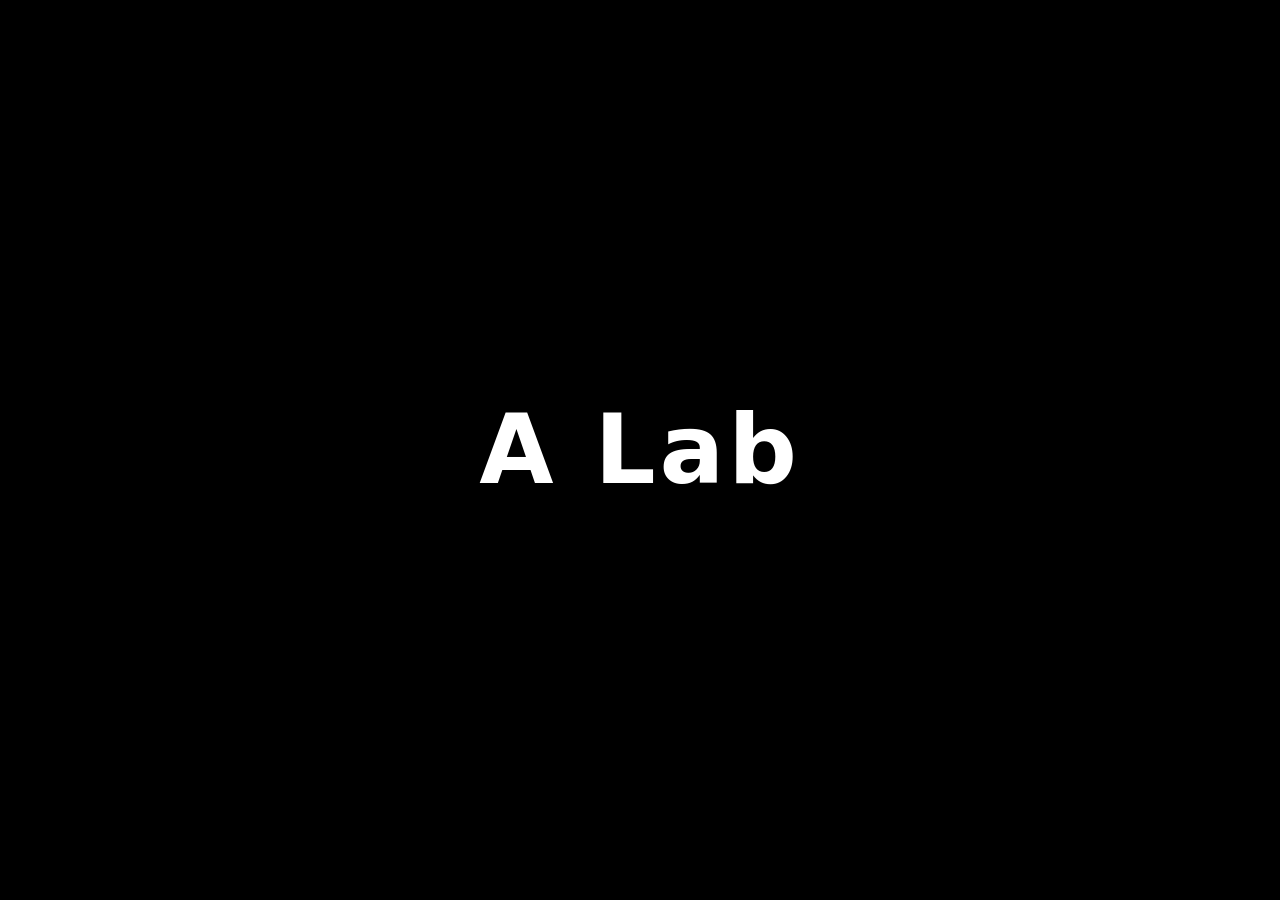
<file: index.html>
<!DOCTYPE html>
<html lang="en">
<head>
<meta charset="UTF-8">
<meta name="viewport" content="width=device-width, initial-scale=1.0">
<title>A Lab</title>
<style>
  html,body{margin:0;height:100%;overflow:hidden;background:#bfe3f2;font-family:system-ui,sans-serif}
  #stage{position:fixed;inset:0;display:flex;align-items:center;justify-content:center;
    background:linear-gradient(#9fd3ea,#dff2f8)}
  #scene{width:100%;height:100%;transition:transform 1.8s cubic-bezier(.6,0,.9,.4);transform-origin:36.7% 71.4%}
  #scene.zoom{transform:scale(14)}
  #door{cursor:pointer}
  #door .glass{transition:fill .25s}
  #door:hover .glass,#door:focus .glass{fill:#bff4ff}
  #door:focus{outline:none}
  #hint{animation:pulse 1.6s ease-in-out infinite;pointer-events:none}
  @keyframes pulse{50%{opacity:.35}}
  .leg{transform-box:fill-box;transform-origin:50% 0;animation:swing .7s ease-in-out infinite alternate}
  .leg.b{animation-direction:alternate-reverse}
  @keyframes swing{from{transform:rotate(-22deg)}to{transform:rotate(22deg)}}
  .cloud{animation:drift 60s linear infinite}
  @keyframes drift{from{transform:translateX(-300px)}to{transform:translateX(1500px)}}
  #fade{position:fixed;inset:0;background:#fff;opacity:0;pointer-events:none;transition:opacity .9s ease-in}
  #fade.on{opacity:1;transition-delay:1.1s}
  #titleX{position:fixed;top:14px;left:0;right:0;text-align:center;color:#2a5a6e;letter-spacing:.3em;
    font-weight:600;font-size:14px;transition:opacity .4s;pointer-events:none}
  

  #m-scene{display:none;width:100%;height:100%;transition:transform 1.8s cubic-bezier(.6,0,.9,.4);transform-origin:50% 62%}
  #m-scene.zoom{transform:scale(10)}
  #mdoor{cursor:pointer}
  #mdoor:focus{outline:none}
  @media (max-width:700px){#scene{display:none}#m-scene{display:block}}
  #intro{position:fixed;inset:0;background:#000;z-index:10;display:flex;align-items:center;justify-content:center;
    transition:opacity 1.2s ease;cursor:pointer}
  #intro.out{opacity:0;pointer-events:none}
  #logo{color:#fff;font-size:clamp(40px,11vw,96px);font-weight:700;letter-spacing:.04em;display:flex;white-space:pre;
    filter:blur(22px);opacity:0;transition:filter 2s ease,opacity 2s ease}
  #logo.clear{filter:blur(0);opacity:1}
  #logo .nang{display:inline-block;overflow:hidden;max-width:0;opacity:0;color:#6c7cff;
    transition:max-width 1.1s ease,opacity 1.1s ease}
  #logo.full .nang{max-width:2.6em;opacity:1}

  .bird{animation:fly 26s linear infinite}
  @keyframes fly{from{transform:translate(-200px,0)}to{transform:translate(1500px,-30px)}}
  .wing{transform-box:fill-box;transform-origin:50% 100%;animation:flap .45s ease-in-out infinite alternate}
  @keyframes flap{from{transform:scaleY(1)}to{transform:scaleY(-.6)}}
  .flag{transform-box:fill-box;transform-origin:0 50%;animation:wave 1.4s ease-in-out infinite alternate}
  @keyframes wave{from{transform:skewY(-6deg) scaleX(1)}to{transform:skewY(6deg) scaleX(.85)}}
  .lamp{animation:glow 3s ease-in-out infinite alternate}
  @keyframes glow{from{opacity:.55}to{opacity:1}}
  .hint{animation:pulse 1.6s ease-in-out infinite;pointer-events:none;transition:opacity .2s}
  .panel{transform-box:fill-box;transition:transform .8s cubic-bezier(.5,0,.2,1)}
  .panel.l{transform-origin:0 50%}.panel.r{transform-origin:100% 50%}
  .opening .panel{transform:scaleX(.05)}
  .opening .hint{opacity:0;animation:none}
  #door .glass,#mdoor .glass{transition:fill .25s}
  #banner{position:fixed;top:clamp(14px,4vh,40px);left:0;right:0;text-align:center;pointer-events:none;z-index:3;color:#1f4f66;
    opacity:0;transform:translateY(-10px);transition:opacity .9s ease .3s,transform .9s ease .3s}
  #banner.show{opacity:1;transform:none}
  #banner b{display:block;font-size:clamp(26px,5vw,44px);letter-spacing:.3em;margin-right:-.3em;font-weight:800;
    background:linear-gradient(90deg,#0f6f80,#168a9b 50%,#d9692f);-webkit-background-clip:text;background-clip:text;color:transparent}
  #banner{padding:0 14px}
  #banner small{display:block;margin-top:4px;font-size:clamp(10px,1.6vw,13px);letter-spacing:.16em;text-transform:uppercase;font-weight:600;color:#2f5f78}
  .going #banner{opacity:0;transition-delay:0s;transition-duration:.4s}
</style>
</head>
<body>
<div id="banner"><b>A LAB</b><small>Anang&#8217;s innovations &middot; step through the door</small></div>
<div id="stage">
  <svg id="scene" style="overflow:visible" viewBox="0 0 1200 700" preserveAspectRatio="xMidYMid meet" aria-label="Low poly building">
    <!-- sky clouds -->
    <g fill="#fff" opacity=".8">
      <g class="cloud"><polygon points="100,90 140,60 190,70 230,90 190,105 140,105"/></g>
      <g class="cloud" style="animation-delay:-30s"><polygon points="500,60 540,38 590,48 625,64 585,78 535,78"/></g>
    </g>
    <g fill="#fff" opacity=".7">
      <g class="cloud" style="animation-delay:-12s"><polygon points="800,120 835,98 880,106 910,122 872,136 830,136"/></g>
      <g class="cloud" style="animation-delay:-45s"><polygon points="300,30 335,12 380,20 410,34 372,46 330,46"/></g>
      <g class="cloud" style="animation-delay:-22s"><polygon points="950,40 980,24 1020,30 1048,44 1012,54 975,54"/></g>
    </g>
    <!-- hills -->
    <polygon points="-1500,560 -1500,400 -900,330 -500,420 -100,300 250,400 600,350 1000,290 1400,390 1800,320 2200,400 2700,350 2700,560" fill="#b3d9d0"/>
    <polygon points="-100,300 250,400 100,560 -300,560" fill="#a2cdc3"/>
    <polygon points="1000,290 1400,390 1300,560 900,560" fill="#a2cdc3"/>
    <polygon points="-1500,560 -1500,470 -1000,430 -600,490 -200,440 100,500 450,460 800,420 1150,480 1500,430 1900,490 2300,440 2700,480 2700,560" fill="#8fc3a8"/>
    <polygon points="-200,440 100,500 0,560 -300,560" fill="#7fb799"/>
    <polygon points="1150,480 1500,430 1600,560 1250,560" fill="#7fb799"/>
    <!-- birds -->
    <g class="bird" style="animation-delay:-3s" fill="#4a5f6e"><g class="wing"><polygon points="0,100 -9,92 -16,100 -8,98"/><polygon points="0,100 9,92 16,100 8,98"/></g></g>
    <g class="bird" style="animation-delay:-5s;animation-duration:32s" fill="#4a5f6e"><g class="wing"><polygon points="40,150 31,142 24,150 32,148"/><polygon points="40,150 49,142 56,150 48,148"/></g></g>
    <g class="bird" style="animation-delay:-14s;animation-duration:29s" fill="#4a5f6e"><g class="wing"><polygon points="0,60 -9,52 -16,60 -8,58"/><polygon points="0,60 9,52 16,60 8,58"/></g></g>
    <!-- left tower -->
    <polygon points="150,150 330,120 330,560 150,560" fill="#f4f6f8"/>
    <polygon points="150,150 240,135 240,560 150,560" fill="#e3e8ec"/>
    <!-- blue glass curved tower -->
    <polygon points="185,260 245,240 245,560 185,560" fill="#4ea8d4"/>
    <polygon points="245,240 305,260 305,560 245,560" fill="#2f86b8"/>
    <polygon points="185,260 245,240 215,400" fill="#7cc4e6"/>
    <polygon points="245,240 305,260 275,400" fill="#5ab2dc"/>
    <polygon points="215,400 275,400 245,560" fill="#3d97c8" opacity=".6"/>
    <!-- red panel -->
    <polygon points="330,160 440,150 440,330 330,330" fill="#e2503f"/>
    <polygon points="330,160 385,155 330,330" fill="#f26d5a"/>
    <polygon points="385,155 440,150 440,330" fill="#c63b2d"/>
    <!-- central white mass -->
    <polygon points="330,200 640,190 640,560 330,560" fill="#f7f8fa"/>
    <polygon points="440,150 640,190 440,330" fill="#dfe5ea"/>
    <polygon points="440,330 640,190 640,330" fill="#eef1f4"/>
    <!-- upper glass strip -->
    <polygon points="450,340 630,340 630,390 450,390" fill="#6fbbe0"/>
    <polygon points="450,340 540,340 495,390 450,390" fill="#9ad4ee"/>
    <!-- right wing -->
    <polygon points="640,190 1050,160 1050,560 640,560" fill="#f1f3f6"/>
    <!-- wood/orange band -->
    <polygon points="640,190 1050,120 1050,230 640,250" fill="#d9794a"/>
    <polygon points="640,190 780,166 700,250 640,250" fill="#f09560"/>
    <polygon points="780,166 920,142 860,240 700,250" fill="#b8613a"/>
    <polygon points="920,142 1050,120 1050,230 860,240" fill="#e68a56"/>
    <polygon points="640,250 1050,230 1050,262 640,280" fill="#7d8a96"/>
    <!-- angular blue windows -->
    <g>
      <polygon points="670,300 760,285 760,420 670,420" fill="#3f9ccb"/>
      <polygon points="670,300 760,285 670,420" fill="#7ac3e6"/>
      <polygon points="790,285 880,300 880,420 790,420" fill="#2f86b8"/>
      <polygon points="790,285 880,300 790,420" fill="#5ab2dc"/>
      <polygon points="910,300 1010,285 1010,420 910,420" fill="#3f9ccb"/>
      <polygon points="910,300 1010,285 910,420" fill="#7ac3e6"/>
    </g>
    <!-- wall sign -->
    <g>
      <polygon points="690,448 860,448 872,460 872,502 860,514 690,514 678,502 678,460" fill="#1f8fb5"/>
      <polygon points="690,448 860,448 872,460 790,514 678,502 678,460" fill="#2aa7c9"/>
      <polygon points="678,460 690,448 705,448 678,478" fill="#6fe0ea" opacity=".7"/>
      <polygon points="704,466 718,458 732,466 718,474" fill="#f09560"/>
      <polygon points="704,466 718,474 718,486 704,478" fill="#e2503f"/>
      <polygon points="732,466 718,474 718,486 732,478" fill="#b8613a"/>
      <text x="744" y="482" font-size="28" font-weight="800" fill="#fff" letter-spacing="3" font-family="system-ui,sans-serif">A LAB</text>
      <text x="744" y="503" font-size="11" font-weight="600" fill="#d9f6fb" letter-spacing="2" font-family="system-ui,sans-serif">BY ANANG</text>
    </g>
    <!-- side entrance (dark) -->
    <polygon points="900,440 985,440 985,560 900,560" fill="#3a4651"/>
    <polygon points="900,440 942,440 900,560" fill="#4d5b68"/>
    <!-- canopy + columns -->
    <polygon points="260,395 570,395 610,425 220,425" fill="#27b8c9"/>
    <polygon points="260,395 570,395 540,405 290,405" fill="#6fe0ea"/>
    <polygon points="220,425 610,425 610,436 220,436" fill="#168a9b"/>
    <polygon points="318,436 332,436 332,560 318,560" fill="#1ea0b2"/>
    <polygon points="540,436 554,436 554,560 540,560" fill="#168a9b"/>
    <!-- door (clickable) -->
    <g id="door" tabindex="0" role="button" aria-label="Enter the building">
<polygon points="372,445 508,445 508,560 372,560" fill="#2c3e4a"/>
<polygon points="380,452 500,452 500,560 380,560" fill="#fff1cc"/>
<polygon points="410,475.76 470,475.76 470,538.4 410,538.4" fill="#f7dc9a"/>
<polygon points="380,452 410,475.76 410,538.4 380,560" fill="#f3d48a"/>
<polygon points="500,452 470,475.76 470,538.4 500,560" fill="#ecc878"/>
<polygon points="380,452 500,452 470,475.76 410,475.76" fill="#fff8e0"/>
<polygon points="380,560 500,560 470,538.4 410,538.4" fill="#e8c887"/>
<g class="panel l"><polygon points="380,452 436,452 436,560 380,560" fill="#8fdcee" class="glass"/><polygon points="380,452 436,452 380,516.8" fill="#fff" opacity=".35"/><rect x="430" y="495.2" width="4" height="21.6" fill="#2c3e4a"/></g>
<g class="panel r"><polygon points="444,452 500,452 500,560 444,560" fill="#8fdcee" class="glass"/><polygon points="444,452 500,452 444,516.8" fill="#fff" opacity=".35"/><rect x="446" y="495.2" width="4" height="21.6" fill="#2c3e4a"/></g>
<text id="hint" class="hint" x="440" y="436" text-anchor="middle" font-size="14" font-weight="700" fill="#fff" font-family="system-ui,sans-serif" style="pointer-events:none">&#9660; ENTER</text>
</g>
    <!-- ground -->
    <polygon points="-1500,560 2700,560 2700,640 -1500,640" fill="#e9dfcf"/>
    <polygon points="-1500,560 600,560 400,640 -1500,640" fill="#f2eadc"/>
    <polygon points="-1500,640 2700,640 2700,1200 -1500,1200" fill="#4b5560"/>
    <polygon points="-1500,640 2700,640 2700,648 -1500,648" fill="#fff"/>
    <polygon points="-1500,640 500,640 300,700 -1500,700" fill="#59646f"/>
    <!-- bushes -->
    <polygon points="250,560 275,540 305,545 312,560" fill="#3e9d5a"/>
    <polygon points="580,560 605,542 640,548 650,560" fill="#2f8a4b"/>
    <g id="decor">
      <!-- flagpole -->
      <polygon points="1118,330 1122,330 1122,562 1118,562" fill="#8a96a0"/>
      <polygon class="flag" points="1122,334 1168,342 1122,360" fill="#e2503f"/>
      <polygon class="flag" points="1122,360 1168,342 1168,352 1122,368" fill="#f4f6f8" style="animation-delay:-.4s"/>
      <!-- bench -->
      <polygon points="760,572 820,572 820,578 760,578" fill="#b8764a"/>
      <polygon points="760,560 820,560 820,568 760,568" fill="#d9915f"/>
      <polygon points="764,578 768,578 768,588 764,588" fill="#4a5560"/><polygon points="812,578 816,578 816,588 812,588" fill="#4a5560"/>
      <!-- lamp posts -->
      <g><polygon points="94,430 98,430 98,572 94,572" fill="#4a5560"/><polygon points="84,424 108,424 102,436 90,436" fill="#4a5560"/><polygon class="lamp" points="88,436 104,436 100,446 92,446" fill="#ffe9a0"/></g>
      <g><polygon points="654,440 658,440 658,574 654,574" fill="#4a5560"/><polygon points="644,434 668,434 662,446 650,446" fill="#4a5560"/><polygon class="lamp" points="648,446 664,446 660,456 652,456" fill="#ffe9a0"/></g>
      <g><polygon points="1038,440 1042,440 1042,574 1038,574" fill="#4a5560"/><polygon points="1028,434 1052,434 1046,446 1034,446" fill="#4a5560"/><polygon class="lamp" points="1032,446 1048,446 1044,456 1036,456" fill="#ffe9a0"/></g>
    </g>
    <g id="npcs"></g>
  </svg>
  <svg id="m-scene" viewBox="0 0 400 700" preserveAspectRatio="xMidYMid slice" aria-label="Low poly door">
    <polygon points="0,0 400,0 400,700 0,700" fill="#f4f6f8"/>
    <polygon points="0,0 160,0 0,300" fill="#e3e8ec"/>
    <polygon points="400,0 400,380 240,0" fill="#eaeef2"/>
    <polygon points="0,150 400,150 400,230 0,230" fill="#6fbbe0"/>
    <polygon points="0,150 200,150 120,230 0,230" fill="#9ad4ee"/>
    <polygon points="0,260 400,260 440,300 -40,300" fill="#27b8c9"/>
    <polygon points="0,260 400,260 330,275 70,275" fill="#6fe0ea"/>
    <polygon points="-40,300 440,300 440,314 -40,314" fill="#168a9b"/>
    <polygon points="30,314 52,314 52,540 30,540" fill="#1ea0b2"/>
    <polygon points="348,314 370,314 370,540 348,540" fill="#168a9b"/>
    <g id="mdoor" tabindex="0" role="button" aria-label="Enter the building">
<polygon points="100,330 300,330 300,540 100,540" fill="#2c3e4a"/>
<polygon points="112,342 288,342 288,540 112,540" fill="#fff1cc"/>
<polygon points="156,385.56 244,385.56 244,500.4 156,500.4" fill="#f7dc9a"/>
<polygon points="112,342 156,385.56 156,500.4 112,540" fill="#f3d48a"/>
<polygon points="288,342 244,385.56 244,500.4 288,540" fill="#ecc878"/>
<polygon points="112,342 288,342 244,385.56 156,385.56" fill="#fff8e0"/>
<polygon points="112,540 288,540 244,500.4 156,500.4" fill="#e8c887"/>
<g class="panel l"><polygon points="112,342 196,342 196,540 112,540" fill="#8fdcee" class="glass"/><polygon points="112,342 196,342 112,460.8" fill="#fff" opacity=".35"/><rect x="190" y="421.2" width="4" height="39.6" fill="#2c3e4a"/></g>
<g class="panel r"><polygon points="204,342 288,342 288,540 204,540" fill="#8fdcee" class="glass"/><polygon points="204,342 288,342 204,460.8" fill="#fff" opacity=".35"/><rect x="206" y="421.2" width="4" height="39.6" fill="#2c3e4a"/></g>
<text class="hint" x="200" y="318" text-anchor="middle" font-size="18" font-weight="700" fill="#fff" font-family="system-ui,sans-serif" style="pointer-events:none">&#9660; ENTER</text>
</g>
    <polygon points="-40,540 440,540 440,700 -40,700" fill="#e9dfcf"/>
    <polygon points="-40,540 260,540 140,700 -40,700" fill="#f2eadc"/>
    <polygon points="0,540 60,515 110,540" fill="#3e9d5a"/><polygon points="300,540 350,512 400,540" fill="#2f8a4b"/>
  </svg>
</div>
<div id="intro"><div id="logo"><span>A</span><span class="nang">nang</span><span> Lab</span></div></div>
<div id="fade"></div>
<script>
(function(){
  var NS='http://www.w3.org/2000/svg', npcs=document.getElementById('npcs'), students=[];
  var shirts=['#e2503f','#3f9ccb','#f2c14e','#7bc47f','#9b72cf','#f08a4b'];
  var skins=['#f1c9a5','#d9a273','#a8744a','#8a5a38'];
  function poly(p,f){var e=document.createElementNS(NS,'polygon');e.setAttribute('points',p);e.setAttribute('fill',f);return e}
  function make(i){
    var g=document.createElementNS(NS,'g'), inner=document.createElementNS(NS,'g');
    var shirt=shirts[i%shirts.length], skin=skins[(i*3)%skins.length];
    var l1=document.createElementNS(NS,'g'),l2=document.createElementNS(NS,'g');
    l1.setAttribute('class','leg');l2.setAttribute('class','leg b');
    l1.appendChild(poly('-5,0 0,0 -1,22 -6,22','#2d3a66'));
    l2.appendChild(poly('0,0 5,0 6,22 1,22','#25305a'));
    var body=poly('-8,-26 8,-26 6,0 -6,0',shirt), shade=poly('0,-26 8,-26 6,0 0,0','rgba(0,0,0,.18)');
    var head=poly('-6,-40 0,-44 6,-40 6,-32 0,-28 -6,-32',skin);
    var hair=poly('-6,-40 0,-44 6,-40 0,-37','#3b2a20');
    [l1,l2,body,shade,head,hair].forEach(function(e){inner.appendChild(e)});
    g.appendChild(inner); npcs.appendChild(g);
    var y=582+Math.random()*50, dir=i%2?1:-1;
    return {g:g,inner:inner,y:y,x:Math.random()*1200,dir:dir,v:(.35+Math.random()*.5)}
  }

  // trees (low poly) and road vehicles
  var decor=document.getElementById('decor');
  function tree(x,sc,pine){
    var g=document.createElementNS(NS,'g');
    g.setAttribute('transform','translate('+x+' 560) scale('+sc+')');
    g.appendChild(poly('-6,0 6,0 5,-50 -5,-50','#7a5a40'));
    g.appendChild(poly('0,0 6,0 5,-50 0,-50','#6a4c35'));
    if(pine){
      [[-95,48,'#2f8a4b','#277a40'],[-65,40,'#38a05a','#2f8a4b'],[-38,30,'#43b068','#38a05a']].forEach(function(t){
        g.appendChild(poly((-t[1])+','+(t[0]+50)+' 0,'+(t[0]-34)+' 0,'+(t[0]+50),t[2]));
        g.appendChild(poly('0,'+(t[0]-34)+' '+t[1]+','+(t[0]+50)+' 0,'+(t[0]+50),t[3]));
      });
    }else{
      g.appendChild(poly('-34,-62 -22,-104 0,-120 0,-50','#4fb36c'));
      g.appendChild(poly('0,-120 24,-104 36,-62 0,-50','#3c9a58'));
      g.appendChild(poly('-34,-62 0,-50 0,-30 -26,-44','#3c9a58'));
      g.appendChild(poly('0,-50 36,-62 28,-44 0,-30','#2f8a4b'));
    }
    decor.insertBefore(g,decor.firstChild);
  }
  [[-420,1.5,1],[-300,1.2,0],[-230,1.6,1],[-110,1.1,0],[30,1.25,1],[1190,1.3,0],[1290,1.5,1],[1420,1.2,0],[1560,1.6,1]].forEach(function(t){tree(t[0],t[1],t[2])});

  function wheel(cx,cy,r){
    var g=document.createElementNS(NS,'g');
    g.appendChild(poly((cx-r)+','+(cy-r/2)+' '+(cx-r/2)+','+(cy-r)+' '+(cx+r/2)+','+(cy-r)+' '+(cx+r)+','+(cy-r/2)+' '+(cx+r)+','+(cy+r/2)+' '+(cx+r/2)+','+(cy+r)+' '+(cx-r/2)+','+(cy+r)+' '+(cx-r)+','+(cy+r/2),'#2b323a'));
    g.appendChild(poly((cx-r/3)+','+(cy-r/3)+' '+(cx+r/3)+','+(cy-r/3)+' '+(cx+r/3)+','+(cy+r/3)+' '+(cx-r/3)+','+(cy+r/3),'#9aa5ae'));
    return g;
  }
  function bus(){
    var g=document.createElementNS(NS,'g');
    g.appendChild(poly('0,0 150,0 156,12 156,40 0,40','#f2c14e'));
    g.appendChild(poly('0,0 150,0 156,12 0,12','#f7d77a'));
    g.appendChild(poly('0,26 156,26 156,40 0,40','#d9a53a'));
    for(var i=0;i<5;i++) g.appendChild(poly((8+i*26)+',6 '+(28+i*26)+',6 '+(28+i*26)+',22 '+(8+i*26)+',22','#7cc4e6'));
    g.appendChild(poly('138,6 152,10 152,22 138,22','#a8dcf2'));
    g.appendChild(wheel(32,42,9)); g.appendChild(wheel(120,42,9));
    return g;
  }
  function moto(){
    var g=document.createElementNS(NS,'g');
    g.appendChild(wheel(10,22,8)); g.appendChild(wheel(46,22,8));
    g.appendChild(poly('8,10 24,12 40,8 46,20 14,20','#e2503f'));
    g.appendChild(poly('24,12 40,8 46,20 30,18','#c63b2d'));
    g.appendChild(poly('22,2 30,2 31,12 20,12','#3f9ccb'));
    g.appendChild(poly('22,-8 29,-8 30,-2 22,-2','#f1c9a5'));
    return g;
  }
  var vehicles=[];
  function addVehicle(kind,y,dir,v,x){
    var g=document.createElementNS(NS,'g'); g.appendChild(kind==='bus'?bus():moto()); decor.appendChild(g);
    vehicles.push({g:g,y:y,dir:dir,v:v,x:x,w:kind==='bus'?156:56});
  }
  addVehicle('bus',652,1,1.5,100);
  addVehicle('moto',668,-1,2.6,900);
  addVehicle('moto',672,1,2.2,-300);
  addVehicle('bus',680,-1,1.2,1500);
  for(var i=0;i<9;i++) students.push(make(i));
  var last=performance.now();
  function tick(t){
    var dt=Math.min(40,t-last)/16; last=t;
    students.forEach(function(s){
      s.x+=s.dir*s.v*dt;
      if(s.x>1260) s.x=-60; if(s.x<-60) s.x=1260;
      var sc=.9+(s.y-580)/200;
      s.g.setAttribute('transform','translate('+s.x+' '+(s.y+10)+') scale('+(s.dir*sc)+' '+sc+')');
    });
    vehicles.forEach(function(c){
      c.x+=c.dir*c.v*dt;
      if(c.dir>0&&c.x>1500) c.x=-300; if(c.dir<0&&c.x<-300) c.x=1500;
      c.g.setAttribute('transform','translate('+(c.dir>0?c.x:c.x+c.w)+' '+c.y+') scale('+c.dir+' 1)');
    });
    requestAnimationFrame(tick);
  }
  requestAnimationFrame(tick);
  var going=false;
  // When the browser restores this page from its back/forward cache it is frozen in the
  // zoomed, faded-to-white state. Reset it so the building shows again.
  function resetScene(){
    going=false;
    document.body.classList.remove('going');
    ['scene','m-scene'].forEach(function(id){document.getElementById(id).classList.remove('zoom','opening')});
    document.getElementById('fade').classList.remove('on');
    document.getElementById('banner').classList.add('show');
  }
  window.addEventListener('pageshow',function(e){
    if(e.persisted||going){resetScene();var i=document.getElementById('intro');if(i)i.style.display='none'}
  });
  function enter(){
    if(going) return; going=true;
    document.body.classList.add('going');
    var mobile=window.matchMedia('(max-width:700px)').matches;
    var sc=document.getElementById(mobile?'m-scene':'scene');
    sc.classList.add('opening');                       // doors slide open
    setTimeout(function(){sc.classList.add('zoom');document.getElementById('fade').classList.add('on')},550);
    setTimeout(function(){location.href='magazine.html'},3000);
  }
  ['door','mdoor'].forEach(function(id){
    var d=document.getElementById(id);
    d.addEventListener('click',enter);
    d.addEventListener('keydown',function(e){if(e.key==='Enter'||e.key===' ')enter()});
  });
  // intro: blurry "A Lab" -> clear -> "Anang Lab" -> fade to the building
  var intro=document.getElementById('intro'), logo=document.getElementById('logo'), seen=false;
  try{seen=sessionStorage.getItem('introSeen')==='1'}catch(e){}
  var banner=document.getElementById('banner');
  function endIntro(){
    banner.classList.add('show');
    intro.classList.add('out');
    try{sessionStorage.setItem('introSeen','1')}catch(e){}
    setTimeout(function(){intro.style.display='none'},1300);
  }
  if(seen){intro.style.display='none';banner.classList.add('show')}
  else{
    setTimeout(function(){logo.classList.add('clear')},150);
    setTimeout(function(){logo.classList.add('full')},3000);
    setTimeout(endIntro,5200);
    intro.addEventListener('click',endIntro);
  }
})();
</script>
</body>
</html>
</file>
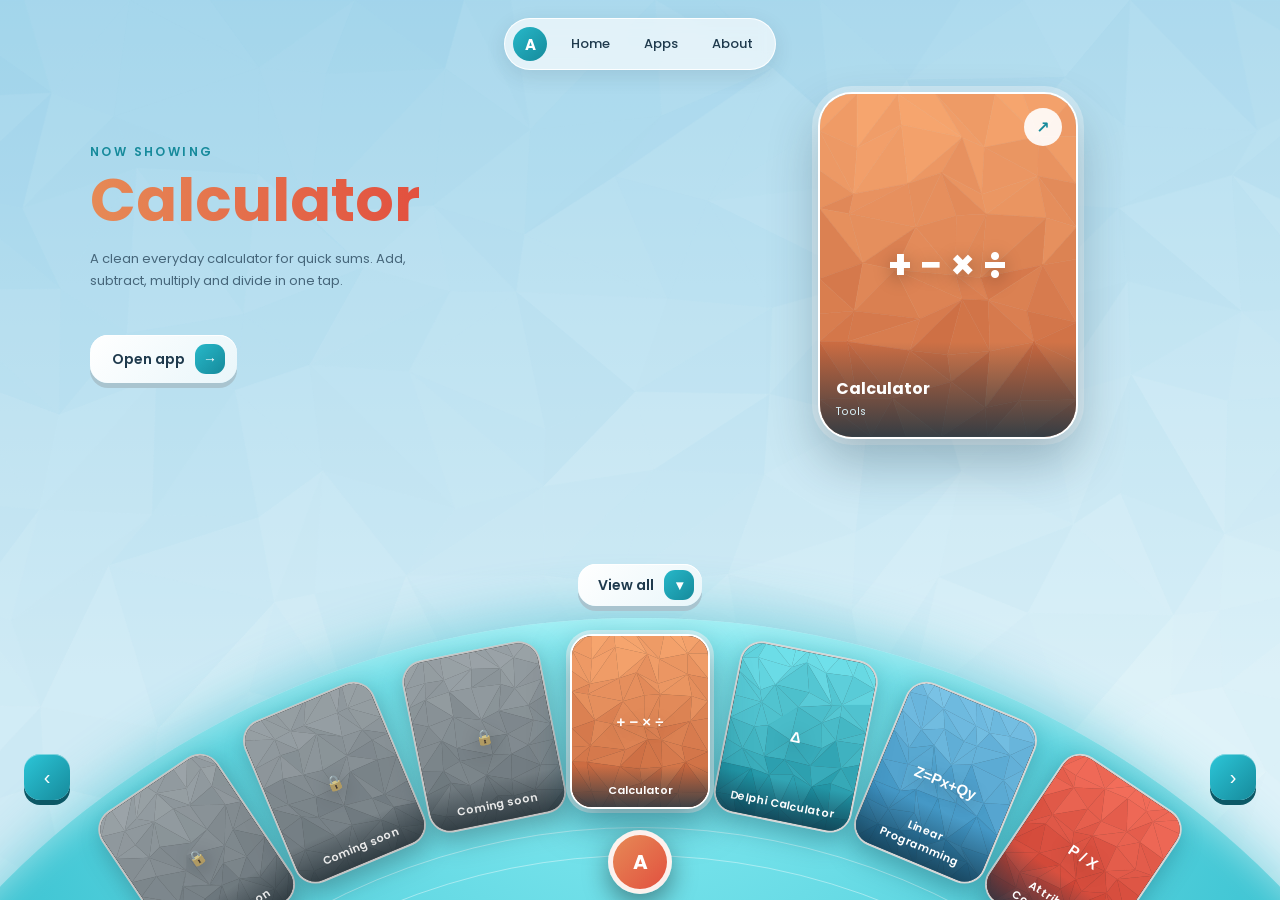
<file: magazine.html>
<!DOCTYPE html>
<html lang="en">
<head>
<meta charset="UTF-8">
<meta name="viewport" content="width=device-width, initial-scale=1.0">
<title>Wall Magazine - A Lab</title>
<link href="https://fonts.googleapis.com/css2?family=Poppins:wght@400;500;600;700&display=swap" rel="stylesheet">
<style>
  :root{--bg1:#9fd3ea;--bg2:#dff2f8;--pink:#e2503f;--pink2:#e68a56;--teal:#27b8c9;--teal2:#168a9b;--text:#1f3a4d;--muted:#46667a}
  *{box-sizing:border-box}
  html,body{margin:0;min-height:100%;font-family:'Poppins',system-ui,sans-serif;color:var(--text);background:var(--bg1)}
  body{min-height:100vh;overflow-x:hidden;position:relative;display:flex;flex-direction:column;
    background:linear-gradient(180deg,var(--bg1),var(--bg2) 75%)}
  #bg{position:fixed;inset:0;width:100%;height:100%;z-index:0;opacity:.5;pointer-events:none}
  #intro-fade{position:fixed;inset:0;background:#fff;z-index:50;pointer-events:none;animation:out 1s ease .1s forwards}
  @keyframes out{to{opacity:0}}
  header,main{position:relative;z-index:2}
  nav{display:flex;align-items:center;gap:14px;margin:18px auto 0;width:max-content;max-width:calc(100% - 24px);
    padding:8px 12px 8px 8px;border-radius:999px;background:rgba(255,255,255,.65);border:1px solid rgba(255,255,255,.9);
    backdrop-filter:blur(8px);box-shadow:0 6px 20px rgba(31,58,77,.12)}
  .brand{width:34px;height:34px;border-radius:50%;display:grid;place-items:center;font-weight:700;font-size:15px;
    background:linear-gradient(135deg,var(--teal),var(--teal2));color:#fff;flex:none}
  nav button{box-shadow:none}
  nav a,nav button{color:var(--text);font:500 13px 'Poppins',sans-serif;text-decoration:none;background:none;border:0;
    cursor:pointer;padding:6px 10px;border-radius:999px}
  nav a:hover,nav button:hover{background:rgba(39,184,201,.18)}
  .hero{display:grid;grid-template-columns:1.1fr .9fr;align-items:center;gap:24px;width:min(1100px,92%);margin:22px auto 0}
  h1{margin:0;font-size:clamp(34px,6vw,60px);line-height:1.05;font-weight:700}
  h1 span{display:inline-block;background:linear-gradient(90deg,var(--pink2),var(--pink));-webkit-background-clip:text;background-clip:text;color:transparent}
  .arrow-i{display:inline-grid;place-items:center;width:30px;height:30px;border-radius:9px;background:var(--teal);
    font-size:16px;margin-left:8px;vertical-align:middle;-webkit-text-fill-color:#fff}
  #desc{color:var(--muted);font-size:13px;line-height:1.7;max-width:46ch;margin:16px 0 20px;min-height:5.2em}
  #now{font-size:12px;letter-spacing:.2em;text-transform:uppercase;color:var(--teal2);margin-bottom:8px;font-weight:600}
  .pill{--edge:#a9c4cf;display:inline-flex;align-items:center;gap:10px;padding:9px 12px 9px 22px;border-radius:18px;cursor:pointer;margin-bottom:5px;
    background:linear-gradient(135deg,#ffffff,#e9f6fa);border:0;color:var(--text);font:600 14px 'Poppins',sans-serif;
    box-shadow:0 5px 0 var(--edge),inset 0 1px 0 #fff;text-decoration:none;transition:transform .08s,box-shadow .08s,filter .15s}
  .pill:hover{filter:brightness(1.03)}
  .pill:active{transform:translateY(3px);box-shadow:0 2px 0 var(--edge),inset 0 1px 0 #fff}
  .pill i{width:30px;height:30px;border-radius:11px;background:linear-gradient(135deg,var(--teal),var(--teal2));color:#fff;display:grid;place-items:center;font-style:normal;font-weight:700}
  .pill[aria-disabled=true]{opacity:.45;pointer-events:none}
  .preview-wrap{display:flex;flex-direction:column;align-items:center;gap:14px}
  #preview{position:relative;width:clamp(190px,24vw,260px);aspect-ratio:3/4;border-radius:34px;overflow:hidden;cursor:pointer;
    border:2px solid #fff;box-shadow:0 24px 50px rgba(31,58,77,.3),0 0 0 6px rgba(255,255,255,.35);
    transition:transform .3s;display:block;color:#fff;text-decoration:none}
  #preview:hover{transform:translateY(-4px) scale(1.02)}
  #preview svg.art{position:absolute;inset:0;width:100%;height:100%}
  .emblem{position:absolute;inset:0;display:grid;place-items:center;font-weight:700;font-size:clamp(26px,3.4vw,40px);
    text-shadow:0 4px 18px rgba(0,0,0,.35);text-align:center;padding:10px}
  .open-ic{position:absolute;top:14px;right:14px;width:38px;height:38px;border-radius:50%;background:rgba(255,255,255,.9);
    color:var(--teal2);display:grid;place-items:center;font-weight:700;font-size:16px}
  .meta{position:absolute;left:0;right:0;bottom:0;padding:34px 16px 16px;background:linear-gradient(transparent,rgba(18,52,70,.8));font-size:13px;color:#fff}
  .meta b{display:block;font-size:16px}
  .meta small{color:#d6eef5}
  #stage{position:relative;z-index:2;height:346px;margin-top:auto;overflow:hidden;touch-action:pan-y;user-select:none}
  .disc,.ring{position:absolute;border-radius:50%;left:0;top:0;pointer-events:none}
  .disc{background:radial-gradient(circle at 50% 0%,#8ff0f6 0%,#27b8c9 45%,#168a9b 100%);
    box-shadow:0 -10px 50px rgba(39,184,201,.45),inset 0 8px 30px rgba(255,255,255,.35);transition:none}
  .ring{border:1.5px solid rgba(255,255,255,.4)}
  .card{position:absolute;left:0;top:0;border-radius:22px;overflow:hidden;cursor:pointer;border:2px solid rgba(255,255,255,.8);
    box-shadow:0 10px 26px rgba(10,60,75,.35);transition:transform .7s cubic-bezier(.3,.8,.2,1),opacity .5s;background:#333;padding:0;color:#fff}
  .card svg.art{position:absolute;inset:0;width:100%;height:100%}
  .card .emblem{font-size:15px}
  .card .lbl{position:absolute;left:0;right:0;bottom:0;padding:16px 8px 8px;font:600 11px 'Poppins',sans-serif;text-align:center;
    background:linear-gradient(transparent,rgba(18,52,70,.75))}
  .card.soon{filter:saturate(.4) brightness(.92)}
  .card.active{border-color:#fff;box-shadow:0 14px 36px rgba(10,60,75,.5),0 0 0 4px rgba(255,255,255,.55)}
  .nav-btn{position:absolute;bottom:14px;z-index:200;width:46px;height:46px;border-radius:16px;border:0;
    background:linear-gradient(135deg,#2cc6d8,#168a9b);color:#fff;font-size:20px;cursor:pointer;box-shadow:0 5px 0 #0c5866,inset 0 1px 0 rgba(255,255,255,.4);transition:transform .08s,box-shadow .08s}
  .nav-btn:hover{filter:brightness(1.08)}
  .nav-btn:active{transform:translateY(3px);box-shadow:0 2px 0 #0c5866}
  #prev{left:24px;bottom:auto;top:200px}#next{right:24px;bottom:auto;top:200px}
  #viewall{position:absolute;left:50%;top:10px;transform:translateX(-50%);z-index:200;white-space:nowrap;padding:6px 8px 6px 20px}
  #viewall:active{transform:translateX(-50%) translateY(3px)}
  .badge{position:absolute;left:50%;bottom:6px;transform:translateX(-50%);width:64px;height:64px;border-radius:50%;z-index:200;pointer-events:none;
    background:linear-gradient(135deg,var(--pink2),var(--pink));color:#fff;border:5px solid rgba(255,255,255,.9);display:grid;place-items:center;
    font-weight:700;font-size:20px;box-shadow:0 10px 26px rgba(0,0,0,.4)}
  dialog{border:0;border-radius:24px;padding:0;max-width:min(920px,94vw);width:100%;background:linear-gradient(180deg,#eaf8fc,#cfeaf3);color:var(--text);
    box-shadow:0 30px 80px rgba(10,60,75,.4)}
  dialog::backdrop{background:rgba(18,52,70,.55);backdrop-filter:blur(4px)}
  .dlg{padding:22px}.dlg h2{margin:0 0 14px;font-size:20px}
  .grid{display:grid;grid-template-columns:repeat(auto-fill,minmax(150px,1fr));gap:14px}
  .grid a{position:relative;aspect-ratio:3/4;border-radius:20px;overflow:hidden;color:#fff;text-decoration:none;border:2px solid #fff;box-shadow:0 8px 20px rgba(10,60,75,.25)}
  .grid a svg.art{position:absolute;inset:0;width:100%;height:100%}
  .x{float:right;background:linear-gradient(135deg,#fff,#e9f6fa);border:0;color:var(--text);width:36px;height:36px;border-radius:12px;cursor:pointer;font-size:15px;box-shadow:0 4px 0 #a9c4cf;transition:transform .08s,box-shadow .08s}
  .x:active{transform:translateY(3px);box-shadow:0 1px 0 #a9c4cf}
  @media (max-width:760px){
    .hero{grid-template-columns:1fr;text-align:left;margin-top:18px}
    .preview-wrap{order:2}
    #desc{min-height:0;margin:10px 0 14px;font-size:12px}
    #preview{width:min(62vw,250px)}
    #stage{height:316px}
    #prev{left:10px}#next{right:10px}
  }
</style>
</head>
<body>
<div id="intro-fade"></div>
<svg id="bg" preserveAspectRatio="xMidYMid slice" viewBox="0 0 1600 900"></svg>

<header>
  <nav>
    <span class="brand">A</span>
    <a href="index.html">Home</a>
    <a href="#stage">Apps</a>
    <button id="about-btn" type="button">About</button>
  </nav>
</header>

<main class="hero" id="top">
  <section>
    <div id="now">Now showing</div>
    <h1 id="title"></h1>
    <p id="desc"></p>
    <a id="open" class="pill" href="#">Open app <i>&rarr;</i></a>
  </section>
  <section class="preview-wrap">
    <a id="preview" href="#" aria-label="Open app"></a>
  </section>
</main>

<div id="stage" aria-label="App disc">
  <button id="viewall" class="pill" type="button">View all <i>&#9662;</i></button>
  <div id="disc-layer"></div>
  <button id="prev" class="nav-btn" type="button" aria-label="Previous app">&#8249;</button>
  <button id="next" class="nav-btn" type="button" aria-label="Next app">&#8250;</button>
  <div class="badge">A</div>
</div>

<dialog id="all"><div class="dlg"><button class="x" id="all-x" aria-label="Close">&#10005;</button><h2>All innovations</h2><div class="grid" id="grid"></div></div></dialog>
<dialog id="about"><div class="dlg"><button class="x" id="about-x" aria-label="Close">&#10005;</button><h2>About A Lab</h2>
  <p style="line-height:1.7;color:var(--muted);margin:0">A Lab is the workshop of Anang. Every application he publishes lands on the disc below, so this wall keeps growing.</p></div></dialog>

<script src="apps.js"></script>
<script>
(function(){
  var NS='http://www.w3.org/2000/svg';
  // ---------- low-poly artwork generator (deterministic) ----------
  function rng(seed){var s=seed>>>0||1;return function(){s=(s*1664525+1013904223)>>>0;return s/4294967296}}
  function hex(c){return [1,3,5].map(function(i){return parseInt(c.substr(i,2),16)})}
  function mix(a,b,t){var A=hex(a),B=hex(b);return 'rgb('+A.map(function(v,i){return Math.round(v+(B[i]-v)*t)}).join(',')+')'}
  function lowpoly(w,h,cols,rows,c1,c2,seed,vertical){
    var r=rng(seed),pts=[],i,j,out='';
    for(j=0;j<=rows;j++){pts[j]=[];for(i=0;i<=cols;i++){
      var x=i*w/cols,y=j*h/rows;
      if(i>0&&i<cols)x+=(r()-.5)*w/cols*.7; if(j>0&&j<rows)y+=(r()-.5)*h/rows*.7; pts[j][i]=[x,y]}}
    function col(a,b,c){
      var cx=(a[0]+b[0]+c[0])/3,cy=(a[1]+b[1]+c[1])/3;
      var t=(vertical?cy/h:(cx/w*.5+cy/h*.5))+(r()-.5)*.22; return mix(c1,c2,Math.max(0,Math.min(1,t)))}
    function tri(a,b,c){var f=col(a,b,c);out+='<polygon points="'+a+' '+b+' '+c+'" fill="'+f+'" stroke="'+f+'" stroke-width=".6"/>'}
    for(j=0;j<rows;j++)for(i=0;i<cols;i++){
      var a=pts[j][i],b=pts[j][i+1],c=pts[j+1][i],d=pts[j+1][i+1];
      if(r()>.5){tri(a,b,c);tri(b,d,c)}else{tri(a,b,d);tri(a,d,c)}}
    return out;
  }
  function hash(str){var h=7;for(var i=0;i<str.length;i++)h=(h*31+str.charCodeAt(i))>>>0;return h}
  function artSVG(app){
    var p=app.palette||['#ff7a59','#7a2c6e'];
    return '<svg class="art" viewBox="0 0 300 400" preserveAspectRatio="xMidYMid slice">'+lowpoly(300,400,6,8,p[0],p[1],hash(app.id),true)+'</svg>';
  }
  // background
  var bg=document.getElementById('bg');
  bg.innerHTML=lowpoly(1600,900,16,9,'#9fd3ea','#e6f6fb',11,false);

  // ---------- data (+ "coming soon" slots so the disc always looks full) ----------
  var apps=(window.APPS||[]).slice(), MIN=7, k=1;
  while(apps.length<MIN){apps.push({id:'soon'+k,title:'Coming soon',category:'Next innovation',soon:true,
    description:'The next innovation from the lab will appear here. Check back soon.',emblem:'?',palette:['#9db4c0','#5f7c8c']});k++}
  var n=apps.length, active=0;

  // ---------- elements ----------
  var stage=document.getElementById('stage'), layer=document.getElementById('disc-layer');
  var disc=document.createElement('div'),ring1=document.createElement('div'),ring2=document.createElement('div');
  disc.className='disc';ring1.className='ring';ring2.className='ring';
  layer.appendChild(disc);layer.appendChild(ring1);layer.appendChild(ring2);
  var cards=apps.map(function(a,idx){
    var c=document.createElement('button');c.type='button';c.className='card'+(a.soon?' soon':'');
    c.setAttribute('aria-label',a.title);
    c.innerHTML=artSVG(a)+'<div class="emblem">'+(a.soon?'&#128274;':a.emblem)+'</div><div class="lbl">'+a.title+'</div>';
    c.addEventListener('click',function(){ if(c.dataset.drag==='1')return; active=idx; render() });
    layer.appendChild(c);return c;
  });

  var title=document.getElementById('title'),preview=document.getElementById('preview'),desc=document.getElementById('desc'),openBtn=document.getElementById('open');
  function setLink(el,a){
    if(a.soon){el.removeAttribute('href');el.setAttribute('aria-disabled','true')}
    else{el.setAttribute('href',encodeURI(a.url));el.removeAttribute('aria-disabled')}
  }
  function render(){
    var a=apps[active];
    preview.innerHTML=artSVG(a)+'<div class="emblem">'+(a.soon?'&#128274;':a.emblem)+'</div>'+(a.soon?'':'<span class="open-ic">&#8599;</span>')+
      '<div class="meta"><b>'+a.title+'</b><small>'+a.category+'</small></div>';
    var w=a.title.split(' '), last=w.pop();
    title.textContent=w.length?w.join(' ')+' ':''; var sp=document.createElement('span'); sp.textContent=last; title.appendChild(sp);
    desc.textContent=a.description; setLink(preview,a); setLink(openBtn,a);
    layout();
  }

  // ---------- disc geometry ----------
  function layout(){
    var W=stage.clientWidth,H=stage.clientHeight, mobile=W<760;
    var cw=mobile?104:140, ch=cw*1.25, R=Math.max(W*(mobile?1.0:.62),mobile?360:520);
    var top=mobile?76:80, cx=W/2, cy=top+ch/2+R;
    var step=(cw*1.12)/R;
    function place(el,size){el.style.width=el.style.height=size+'px';el.style.left=(cx-size/2)+'px';el.style.top=(cy-size/2)+'px'}
    place(disc,2*(R+ch/2+16)); place(ring1,2*(R-ch/2-18)); place(ring2,2*(R-ch/2-46));
    cards.forEach(function(c,i){
      var off=((i-active)%n+n)%n; if(off>n/2) off-=n;
      var ang=off*step, x=cx+R*Math.sin(ang), y=cy-R*Math.cos(ang);
      c.style.width=cw+'px'; c.style.height=ch+'px';
      c.style.transform='translate('+(x-cw/2)+'px,'+(y-ch/2)+'px) rotate('+ang+'rad)';
      var vis=Math.abs(off)<=(mobile?2:3);
      c.style.opacity=vis?1:0; c.style.pointerEvents=vis?'auto':'none';
      c.style.zIndex=100-Math.abs(off); c.classList.toggle('active',off===0);
    });
  }
  window.addEventListener('resize',layout);

  function go(d){active=((active+d)%n+n)%n;render()}
  document.getElementById('prev').addEventListener('click',function(){go(-1)});
  document.getElementById('next').addEventListener('click',function(){go(1)});
  document.addEventListener('keydown',function(e){if(e.key==='ArrowLeft')go(-1);if(e.key==='ArrowRight')go(1)});
  // swipe / drag the disc
  var sx=null,moved=false;
  stage.addEventListener('pointerdown',function(e){sx=e.clientX;moved=false});
  window.addEventListener('pointermove',function(e){if(sx!==null&&Math.abs(e.clientX-sx)>8)moved=true});
  window.addEventListener('pointerup',function(e){
    if(sx===null)return; var dx=e.clientX-sx; sx=null;
    if(Math.abs(dx)>40){ cards.forEach(function(c){c.dataset.drag='1'}); setTimeout(function(){cards.forEach(function(c){c.dataset.drag='0'})},50); go(dx<0?1:-1) }
  });

  // ---------- View all + About ----------
  var all=document.getElementById('all'),grid=document.getElementById('grid');
  grid.innerHTML=apps.filter(function(a){return !a.soon}).map(function(a){
    return '<a href="'+encodeURI(a.url)+'">'+artSVG(a)+'<div class="emblem" style="font-size:22px">'+a.emblem+'</div><div class="meta"><b>'+a.title+'</b><small>'+a.category+'</small></div></a>'}).join('');
  document.getElementById('viewall').addEventListener('click',function(){all.showModal()});
  document.getElementById('all-x').addEventListener('click',function(){all.close()});
  var about=document.getElementById('about');
  document.getElementById('about-btn').addEventListener('click',function(){about.showModal()});
  document.getElementById('about-x').addEventListener('click',function(){about.close()});
  [all,about].forEach(function(d){d.addEventListener('click',function(e){if(e.target===d)d.close()})});

  render();
})();
</script>
</body>
</html>
</file>
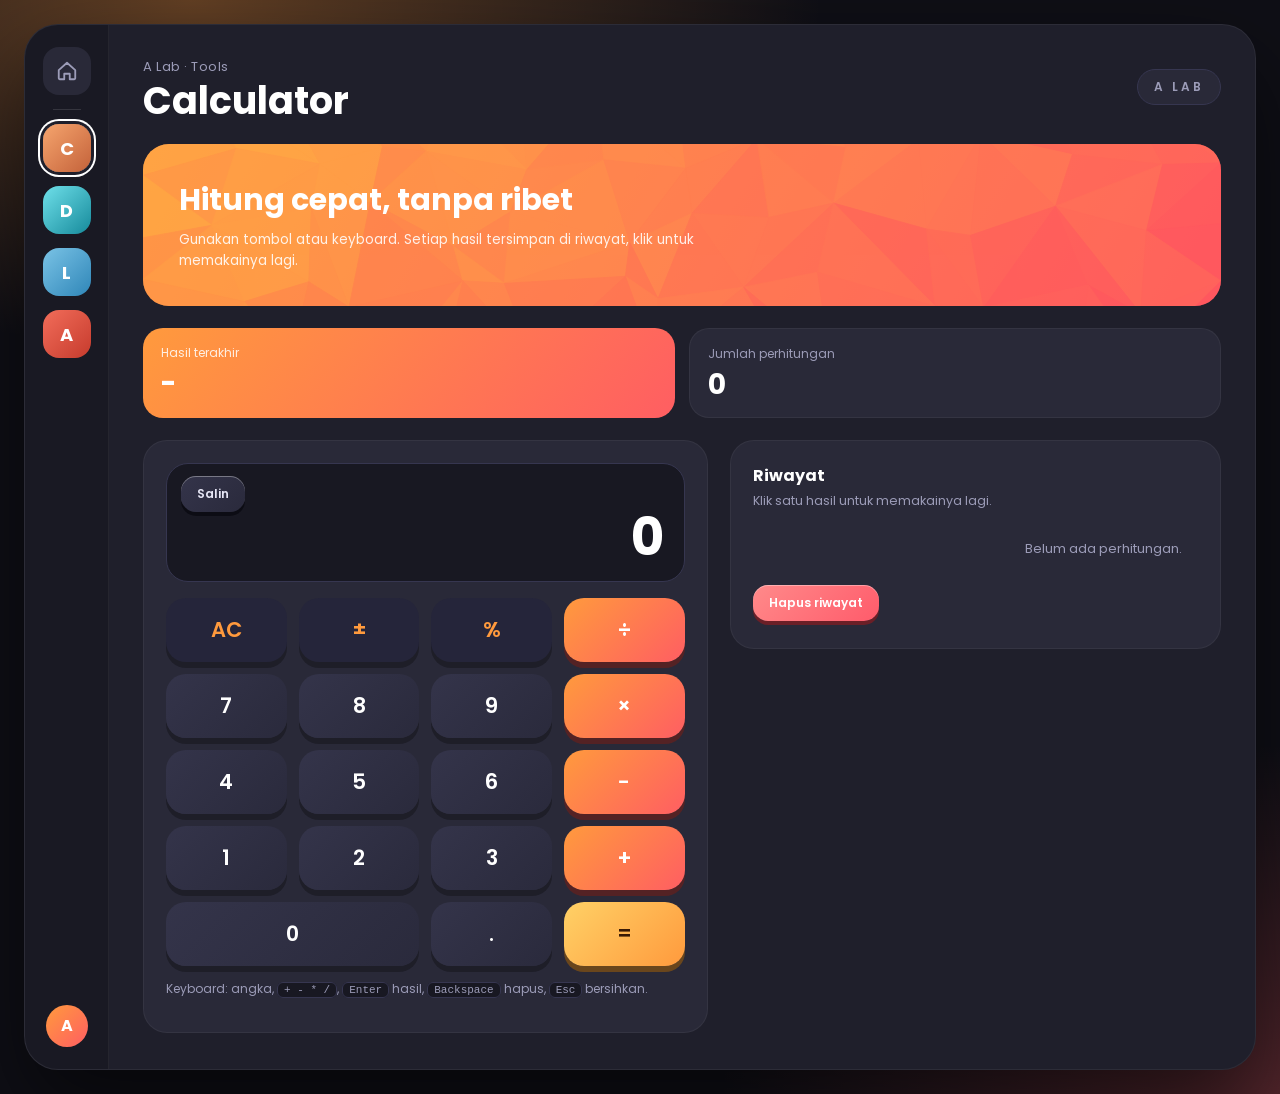
<file: cards/Calculator.html>
<!DOCTYPE html>
<html lang="en">
<head>
<meta charset="UTF-8">
<meta name="viewport" content="width=device-width, initial-scale=1.0">
<title>Calculator - A Lab</title>
<link rel="stylesheet" href="shell.css">
<style>
  .screen{background:var(--field);border:1px solid var(--line);border-radius:22px;padding:16px 20px 14px;margin-bottom:16px;text-align:right;position:relative;min-height:116px}
  #expr{color:var(--muted);font-size:14px;min-height:21px;overflow:hidden;text-overflow:ellipsis;white-space:nowrap}
  #disp{font-size:clamp(34px,6vw,52px);font-weight:700;line-height:1.15;overflow:hidden;text-overflow:ellipsis;white-space:nowrap;margin-top:6px}
  #disp.err{color:var(--bad)}
  .keys{display:grid;grid-template-columns:repeat(4,1fr);gap:12px}
  .k{height:64px;border-radius:20px;border:0;background:linear-gradient(135deg,#34344a,#2a2a3c);color:#fff;font:600 21px 'Poppins',sans-serif;cursor:pointer;
    box-shadow:0 6px 0 rgba(0,0,0,.28);transition:transform .08s,box-shadow .08s,filter .15s}
  .k:hover{filter:brightness(1.18)}
  .k:active,.k.hit{transform:translateY(4px);box-shadow:0 2px 0 rgba(0,0,0,.28)}
  .k.fn{color:var(--a1);background:#25253a}
  .k.op{background:linear-gradient(135deg,var(--a1),var(--a2));border:0;box-shadow:0 6px 0 rgba(120,30,20,.55)}
  .k.op.on{outline:3px solid #fff;outline-offset:2px}
  .k.eq{background:linear-gradient(135deg,#ffd166,var(--a1));color:#3a1a05;border:0;box-shadow:0 6px 0 rgba(150,90,10,.6)}
  .k.zero{grid-column:span 2}
  .copy{position:absolute;top:12px;left:14px}
  .hist{list-style:none;margin:0;padding:0;display:grid;gap:10px;max-height:520px;overflow:auto}
  .hist li{padding:12px 16px;border-radius:16px;background:var(--field);border:1px solid var(--line);cursor:pointer;text-align:right;transition:border-color .2s,transform .15s}
  .hist li:hover{border-color:var(--a1);transform:translateX(-2px)}
  .hist small{display:block;color:var(--muted);font-size:12.5px;overflow:hidden;text-overflow:ellipsis;white-space:nowrap}
  .hist b{font-size:20px}
  .empty{color:var(--muted);font-size:13px;text-align:center;padding:30px 10px}
  .tip{font-size:12px;color:var(--muted);margin-top:14px}
  kbd{background:var(--field);border:1px solid var(--line);border-radius:6px;padding:1px 6px;font-size:11px}
  @media (max-width:520px){.k{height:56px;font-size:19px}.keys{gap:9px}}
</style>
</head>
<body style="--a1:#ff9a3d;--a2:#ff5e62" data-app="calculator">
<div class="window">
  <nav class="rail" id="rail"></nav>
  <main class="main">
    <header class="topbar"><div><small>A Lab &middot; Tools</small><h1>Calculator</h1></div><span class="chip">A LAB</span></header>

    <section class="hero" data-c1="#ffb347" data-c2="#ff4e5e">
      <svg class="hero-art"></svg>
      <div><h2>Hitung cepat, tanpa ribet</h2><p>Gunakan tombol atau keyboard. Setiap hasil tersimpan di riwayat, klik untuk memakainya lagi.</p></div>
    </section>

    <section class="stats">
      <div class="stat big"><span>Hasil terakhir</span><b id="s-last">-</b></div>
      <div class="stat"><span>Jumlah perhitungan</span><b id="s-count">0</b></div>
    </section>

    <div class="cols">
      <section class="card">
        <div class="screen">
          <button class="btn small ghost copy" id="copy" type="button">Salin</button>
          <div id="expr">&nbsp;</div>
          <div id="disp">0</div>
        </div>
        <div class="keys" id="keys">
          <button class="k fn" data-a="ac">AC</button>
          <button class="k fn" data-a="neg">&plusmn;</button>
          <button class="k fn" data-a="pct">%</button>
          <button class="k op" data-o="/">&divide;</button>
          <button class="k" data-d="7">7</button><button class="k" data-d="8">8</button><button class="k" data-d="9">9</button>
          <button class="k op" data-o="*">&times;</button>
          <button class="k" data-d="4">4</button><button class="k" data-d="5">5</button><button class="k" data-d="6">6</button>
          <button class="k op" data-o="-">&minus;</button>
          <button class="k" data-d="1">1</button><button class="k" data-d="2">2</button><button class="k" data-d="3">3</button>
          <button class="k op" data-o="+">+</button>
          <button class="k zero" data-d="0">0</button>
          <button class="k" data-a="dot">.</button>
          <button class="k eq" data-a="eq">=</button>
        </div>
        <p class="tip">Keyboard: angka, <kbd>+ - * /</kbd>, <kbd>Enter</kbd> hasil, <kbd>Backspace</kbd> hapus, <kbd>Esc</kbd> bersihkan.</p>
      </section>

      <section class="card">
        <h3>Riwayat</h3>
        <p class="sub">Klik satu hasil untuk memakainya lagi.</p>
        <ul class="hist" id="hist"></ul>
        <div class="row" style="margin-top:14px"><button class="btn small danger" id="clear-hist" type="button">Hapus riwayat</button></div>
      </section>
    </div>
  </main>
</div>
<script src="../apps.js"></script>
<script src="shell.js"></script>
<script>
(function(){
  var SYM={'+':'+','-':'−','*':'×','/':'÷'};
  var cur='0',prev=null,op=null,fresh=false,err=false,expr='',hist=[];
  function $(id){return document.getElementById(id)}
  try{hist=JSON.parse(localStorage.getItem('alab-calc-hist')||'[]')}catch(e){hist=[]}
  function save(){try{localStorage.setItem('alab-calc-hist',JSON.stringify(hist))}catch(e){}}

  function fmt(s){
    if(s==='Error')return s;
    var neg=s[0]==='-',b=neg?s.slice(1):s;
    if(/e/i.test(b))return s;
    var p=b.split('.');p[0]=p[0].replace(/\B(?=(\d{3})+(?!\d))/g,',');
    return (neg?'-':'')+p.join('.');
  }
  function num(x){ // tidy floating point noise
    if(!isFinite(x))return 'Error';
    var s=String(+x.toPrecision(12));
    return s;
  }
  function show(){
    var d=$('disp');d.textContent=fmt(cur);d.className=err?'err':'';
    $('expr').innerHTML=expr?expr:'&nbsp;';
    document.querySelectorAll('.k.op').forEach(function(k){k.classList.toggle('on',!!op&&fresh&&k.dataset.o===op)});
    $('s-last').textContent=hist.length?fmt(hist[0].r):'-';
    $('s-count').textContent=hist.length;
  }
  function renderHist(){
    $('hist').innerHTML=hist.length?hist.map(function(h,i){
      return '<li data-i="'+i+'"><small>'+Shell.esc(h.e)+'</small><b>'+Shell.esc(fmt(h.r))+'</b></li>'}).join('')
      :'<li class="empty" style="cursor:default;border:0;background:none">Belum ada perhitungan.</li>';
    show();
  }
  function reset(){cur='0';prev=null;op=null;fresh=false;err=false;expr='';show()}
  function digit(d){
    if(err)reset();
    if(fresh||cur==='0'){cur=d;fresh=false}else if(cur.replace(/[-.]/g,'').length<15)cur+=d;
    show();
  }
  function dot(){
    if(err)reset();
    if(fresh){cur='0.';fresh=false}else if(cur.indexOf('.')<0)cur+='.';
    show();
  }
  function calc(a,o,b){
    if(o==='+')return a+b;if(o==='-')return a-b;if(o==='*')return a*b;
    if(o==='/')return b===0?NaN:a/b;return b;
  }
  function setOp(o){
    if(err)return;
    var v=parseFloat(cur);
    if(op&&fresh){op=o;expr=fmt(num(prev))+' '+SYM[o];show();return}
    if(prev!==null&&op){
      var r=calc(prev,op,v);
      if(!isFinite(r)){fail();return}
      prev=r;cur=num(r);
    }else prev=v;
    op=o;fresh=true;expr=fmt(num(prev))+' '+SYM[o];show();
  }
  function fail(){cur='Error';err=true;prev=null;op=null;expr='';show();Shell.toast('Tidak bisa dibagi dengan nol.',true)}
  function equals(){
    if(err||!op||fresh)return;
    var v=parseFloat(cur),r=calc(prev,op,v);
    if(!isFinite(r)){fail();return}
    var e=fmt(num(prev))+' '+SYM[op]+' '+fmt(cur),res=num(r);
    hist.unshift({e:e,r:res});hist=hist.slice(0,30);save();
    expr=e+' =';cur=res;prev=null;op=null;fresh=true;renderHist();
  }
  function neg(){if(err||cur==='0')return;cur=cur[0]==='-'?cur.slice(1):'-'+cur;show()}
  function pct(){if(err)return;cur=num(parseFloat(cur)/100);fresh=false;show()}
  function back(){
    if(err){reset();return}
    if(fresh)return;
    cur=cur.length>1&&!(cur.length===2&&cur[0]==='-')?cur.slice(0,-1):'0';show();
  }

  $('keys').addEventListener('click',function(e){
    var k=e.target.closest('.k');if(!k)return;
    if(k.dataset.d)digit(k.dataset.d);
    else if(k.dataset.o)setOp(k.dataset.o);
    else switch(k.dataset.a){case 'ac':reset();break;case 'neg':neg();break;case 'pct':pct();break;case 'dot':dot();break;case 'eq':equals();break}
  });
  document.addEventListener('keydown',function(e){
    if(e.ctrlKey||e.metaKey||e.altKey)return;
    var k=e.key,btn=null;
    if(/^[0-9]$/.test(k)){digit(k);btn=document.querySelector('[data-d="'+k+'"]')}
    else if('+-*/'.indexOf(k)>=0){setOp(k);btn=document.querySelector('[data-o="'+k+'"]');e.preventDefault()}
    else if(k==='.'||k===','){dot();btn=document.querySelector('[data-a="dot"]')}
    else if(k==='Enter'||k==='='){e.preventDefault();equals();btn=document.querySelector('[data-a="eq"]')}
    else if(k==='Backspace'){back()}
    else if(k==='Escape'||k==='Delete'){reset()}
    else if(k==='%'){pct();btn=document.querySelector('[data-a="pct"]')}
    if(btn){btn.classList.add('hit');setTimeout(function(){btn.classList.remove('hit')},110)}
  });
  $('hist').addEventListener('click',function(e){
    var li=e.target.closest('li[data-i]');if(!li)return;
    var h=hist[+li.dataset.i];cur=h.r;prev=null;op=null;fresh=true;err=false;expr=h.e+' =';show();
  });
  $('clear-hist').onclick=function(){hist=[];save();renderHist();Shell.toast('Riwayat dihapus.')};
  $('copy').onclick=function(){
    var t=cur.replace(/,/g,'');
    if(navigator.clipboard&&navigator.clipboard.writeText)navigator.clipboard.writeText(t).then(function(){Shell.toast('Disalin: '+t)},function(){Shell.toast('Tidak bisa menyalin.',true)});
    else Shell.toast('Tidak bisa menyalin.',true);
  };
  renderHist();
})();
</script>
</body>
</html>
</file>
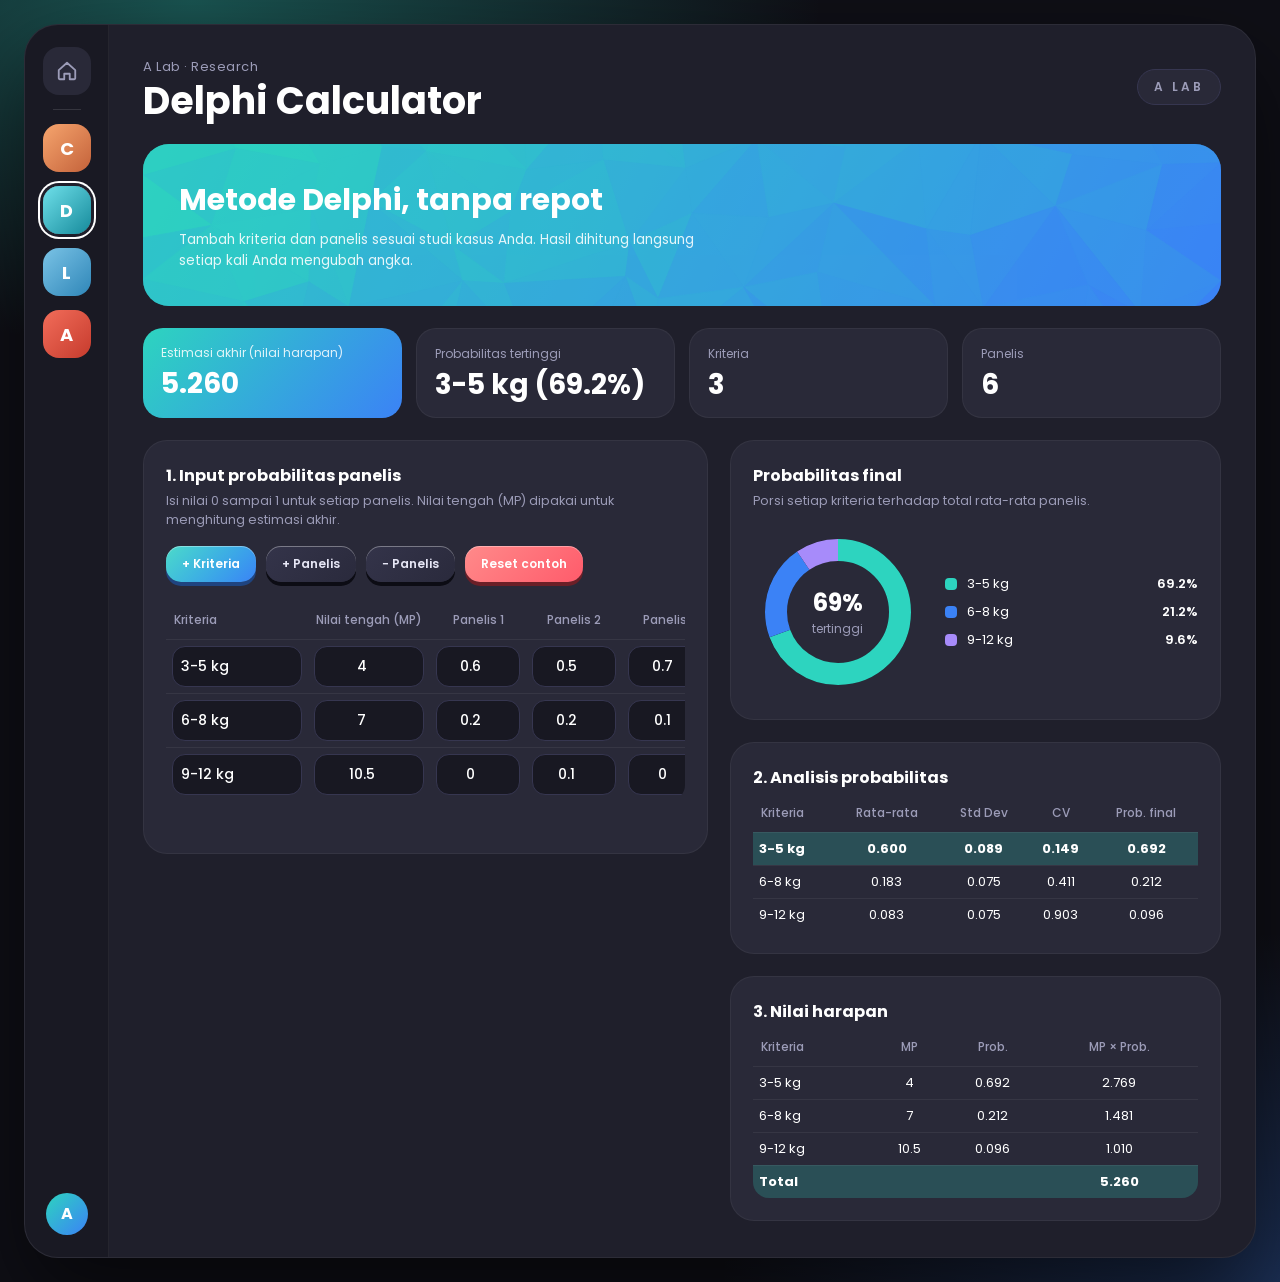
<file: cards/Delphy Calculator.html>
<!DOCTYPE html>
<html lang="id">
<head>
<meta charset="UTF-8">
<meta name="viewport" content="width=device-width, initial-scale=1.0">
<title>Delphi Calculator - A Lab</title>
<link rel="stylesheet" href="shell.css">
<style>
  .donut-wrap{display:flex;align-items:center;gap:22px;flex-wrap:wrap}
  .donut{position:relative;width:170px;height:170px;flex:none}
  .donut svg{transform:rotate(-90deg)}
  .donut .mid{position:absolute;inset:0;display:grid;place-items:center;text-align:center;font-size:12px;color:var(--muted)}
  .donut .mid b{display:block;font-size:24px;color:#fff}
  .legend{list-style:none;margin:0;padding:0;display:grid;gap:8px;font-size:13px;min-width:0;flex:1}
  .legend li{display:flex;align-items:center;gap:10px}
  .legend i{width:12px;height:12px;border-radius:4px;flex:none}
  .legend span{margin-left:auto;font-weight:600}
  td input{min-width:84px;text-align:center;padding:9px 8px}
  td.l input{text-align:left;min-width:130px}
  #bad{color:var(--bad);font-size:13px;min-height:20px;margin-top:10px}
</style>
</head>
<body style="--a1:#2dd4bf;--a2:#3b82f6" data-app="delphi">
<div class="window">
  <nav class="rail" id="rail"></nav>
  <main class="main">
    <header class="topbar"><div><small>A Lab &middot; Research</small><h1>Delphi Calculator</h1></div><span class="chip">A LAB</span></header>

    <section class="hero" data-c1="#2dd4bf" data-c2="#3b82f6">
      <svg class="hero-art"></svg>
      <div><h2>Metode Delphi, tanpa repot</h2><p>Tambah kriteria dan panelis sesuai studi kasus Anda. Hasil dihitung langsung setiap kali Anda mengubah angka.</p></div>
    </section>

    <section class="stats">
      <div class="stat big"><span>Estimasi akhir (nilai harapan)</span><b id="s-final">-</b></div>
      <div class="stat"><span>Probabilitas tertinggi</span><b id="s-top">-</b></div>
      <div class="stat"><span>Kriteria</span><b id="s-crit">0</b></div>
      <div class="stat"><span>Panelis</span><b id="s-pan">0</b></div>
    </section>

    <div class="cols">
      <div>
        <section class="card">
          <h3>1. Input probabilitas panelis</h3>
          <p class="sub">Isi nilai 0 sampai 1 untuk setiap panelis. Nilai tengah (MP) dipakai untuk menghitung estimasi akhir.</p>
          <div class="row" style="margin-bottom:14px">
            <button class="btn small" id="add-row">+ Kriteria</button>
            <button class="btn small ghost" id="add-col">+ Panelis</button>
            <button class="btn small ghost" id="rm-col">&minus; Panelis</button>
            <button class="btn small danger" id="reset">Reset contoh</button>
          </div>
          <div class="scroll"><table><thead id="thead"></thead><tbody id="tbody"></tbody></table></div>
          <div id="bad"></div>
        </section>
      </div>

      <div>
        <section class="card">
          <h3>Probabilitas final</h3>
          <p class="sub">Porsi setiap kriteria terhadap total rata-rata panelis.</p>
          <div class="donut-wrap">
            <div class="donut"><svg width="170" height="170" viewBox="0 0 170 170" id="donut"></svg>
              <div class="mid"><div><b id="d-top">-</b>tertinggi</div></div></div>
            <ul class="legend" id="legend"></ul>
          </div>
        </section>
        <section class="card">
          <h3>2. Analisis probabilitas</h3>
          <div class="scroll"><table><thead><tr><th class="l">Kriteria</th><th>Rata-rata</th><th>Std Dev</th><th>CV</th><th>Prob. final</th></tr></thead><tbody id="r1"></tbody></table></div>
        </section>
        <section class="card">
          <h3>3. Nilai harapan</h3>
          <div class="scroll"><table><thead><tr><th class="l">Kriteria</th><th>MP</th><th>Prob.</th><th>MP &times; Prob.</th></tr></thead><tbody id="r2"></tbody></table></div>
        </section>
      </div>
    </div>
  </main>
</div>
<script src="../apps.js"></script>
<script src="shell.js"></script>
<script>
(function(){
  var COLORS=['#2dd4bf','#3b82f6','#a78bfa','#f472b6','#fbbf24','#34d399','#f87171','#60a5fa'];
  function sample(){return {n:6,criteria:[
    {label:'3-5 kg',mp:4,p:[0.6,0.5,0.7,0.5,0.6,0.7]},
    {label:'6-8 kg',mp:7,p:[0.2,0.2,0.1,0.3,0.2,0.1]},
    {label:'9-12 kg',mp:10.5,p:[0.0,0.1,0.0,0.2,0.1,0.1]}]}}
  var st=sample(), E=Shell.esc;
  function $(id){return document.getElementById(id)}
  function fmt(x,d){return isFinite(x)?x.toFixed(d==null?3:d):'-'}

  function renderTable(){
    var h='<tr><th class="l">Kriteria</th><th>Nilai tengah (MP)</th>';
    for(var i=1;i<=st.n;i++)h+='<th>Panelis '+i+'</th>';
    $('thead').innerHTML=h+'<th></th></tr>';
    var b='';
    st.criteria.forEach(function(c,r){
      b+='<tr><td class="l"><input type="text" value="'+E(c.label)+'" data-r="'+r+'" data-k="label"></td>'+
         '<td><input type="number" step="0.1" value="'+c.mp+'" data-r="'+r+'" data-k="mp"></td>';
      c.p.forEach(function(v,k){b+='<td><input type="number" step="0.01" min="0" max="1" value="'+v+'" data-r="'+r+'" data-c="'+k+'"></td>'});
      b+='<td><button class="btn small danger" data-del="'+r+'" aria-label="Hapus kriteria">&times;</button></td></tr>';
    });
    $('tbody').innerHTML=b;
    calc();
  }

  function calc(){
    var bad=false,msg='';
    document.querySelectorAll('#tbody input[data-c]').forEach(function(i){
      var v=parseFloat(i.value),ok=!isNaN(v)&&v>=0&&v<=1;i.classList.toggle('bad',!ok);if(!ok)bad=true});
    if(!st.criteria.length){msg='Tambahkan minimal satu kriteria.';bad=true}
    $('bad').textContent=bad?(msg||'Semua nilai probabilitas harus berupa angka antara 0 dan 1.'):'';
    if(bad)return;
    var n=st.n,total=0,res=st.criteria.map(function(c){
      var sum=c.p.reduce(function(a,v){return a+v},0),avg=sum/n;total+=avg;
      var vr=n>1?c.p.reduce(function(a,v){return a+Math.pow(v-avg,2)},0)/(n-1):0,sd=Math.sqrt(vr);
      return {avg:avg,sd:sd,cv:avg>0?sd/avg:0}});
    res.forEach(function(r){r.fp=total>0?r.avg/total:0});
    var ev=0;res.forEach(function(r,i){r.mpp=st.criteria[i].mp*r.fp;ev+=r.mpp});

    $('s-final').textContent=fmt(ev);
    var top=0;res.forEach(function(r,i){if(r.fp>res[top].fp)top=i});
    $('s-top').textContent=st.criteria[top].label+' ('+fmt(res[top].fp*100,1)+'%)';
    $('d-top').textContent=fmt(res[top].fp*100,0)+'%';
    $('s-crit').textContent=st.criteria.length;$('s-pan').textContent=n;

    var r1='',r2='';
    res.forEach(function(r,i){var c=st.criteria[i];
      r1+='<tr'+(i===top?' class="best"':'')+'><td class="l">'+E(c.label)+'</td><td>'+fmt(r.avg)+'</td><td>'+fmt(r.sd)+'</td><td>'+fmt(r.cv)+'</td><td>'+fmt(r.fp)+'</td></tr>';
      r2+='<tr><td class="l">'+E(c.label)+'</td><td>'+c.mp+'</td><td>'+fmt(r.fp)+'</td><td>'+fmt(r.mpp)+'</td></tr>'});
    r2+='<tr class="best"><td class="l">Total</td><td></td><td></td><td>'+fmt(ev)+'</td></tr>';
    $('r1').innerHTML=r1;$('r2').innerHTML=r2;

    // donut
    var C=2*Math.PI*62,off=0,svg='<circle cx="85" cy="85" r="62" fill="none" stroke="#181822" stroke-width="22"/>',lg='';
    res.forEach(function(r,i){var len=r.fp*C,col=COLORS[i%COLORS.length];
      svg+='<circle cx="85" cy="85" r="62" fill="none" stroke="'+col+'" stroke-width="22" stroke-dasharray="'+len+' '+(C-len)+'" stroke-dashoffset="'+(-off)+'"/>';
      off+=len;
      lg+='<li><i style="background:'+col+'"></i>'+E(st.criteria[i].label)+'<span>'+fmt(r.fp*100,1)+'%</span></li>'});
    $('donut').innerHTML=svg;$('legend').innerHTML=lg;
  }

  $('add-row').onclick=function(){st.criteria.push({label:'Kriteria baru',mp:0,p:Array(st.n).fill(0)});renderTable()};
  $('add-col').onclick=function(){st.n++;st.criteria.forEach(function(c){c.p.push(0)});renderTable()};
  $('rm-col').onclick=function(){if(st.n>1){st.n--;st.criteria.forEach(function(c){c.p.pop()});renderTable()}else Shell.toast('Minimal satu panelis.',true)};
  $('reset').onclick=function(){st=sample();renderTable();Shell.toast('Contoh dikembalikan.')};
  $('tbody').addEventListener('click',function(e){var d=e.target.closest('[data-del]');
    if(d){st.criteria.splice(+d.dataset.del,1);renderTable()}});
  $('tbody').addEventListener('input',function(e){var t=e.target,r=+t.dataset.r,c=st.criteria[r];if(!c)return;
    if(t.dataset.k==='label')c.label=t.value;
    else if(t.dataset.k==='mp')c.mp=parseFloat(t.value)||0;
    else c.p[+t.dataset.c]=t.value===''?NaN:parseFloat(t.value);
    calc()});
  renderTable();
})();
</script>
</body>
</html>
</file>
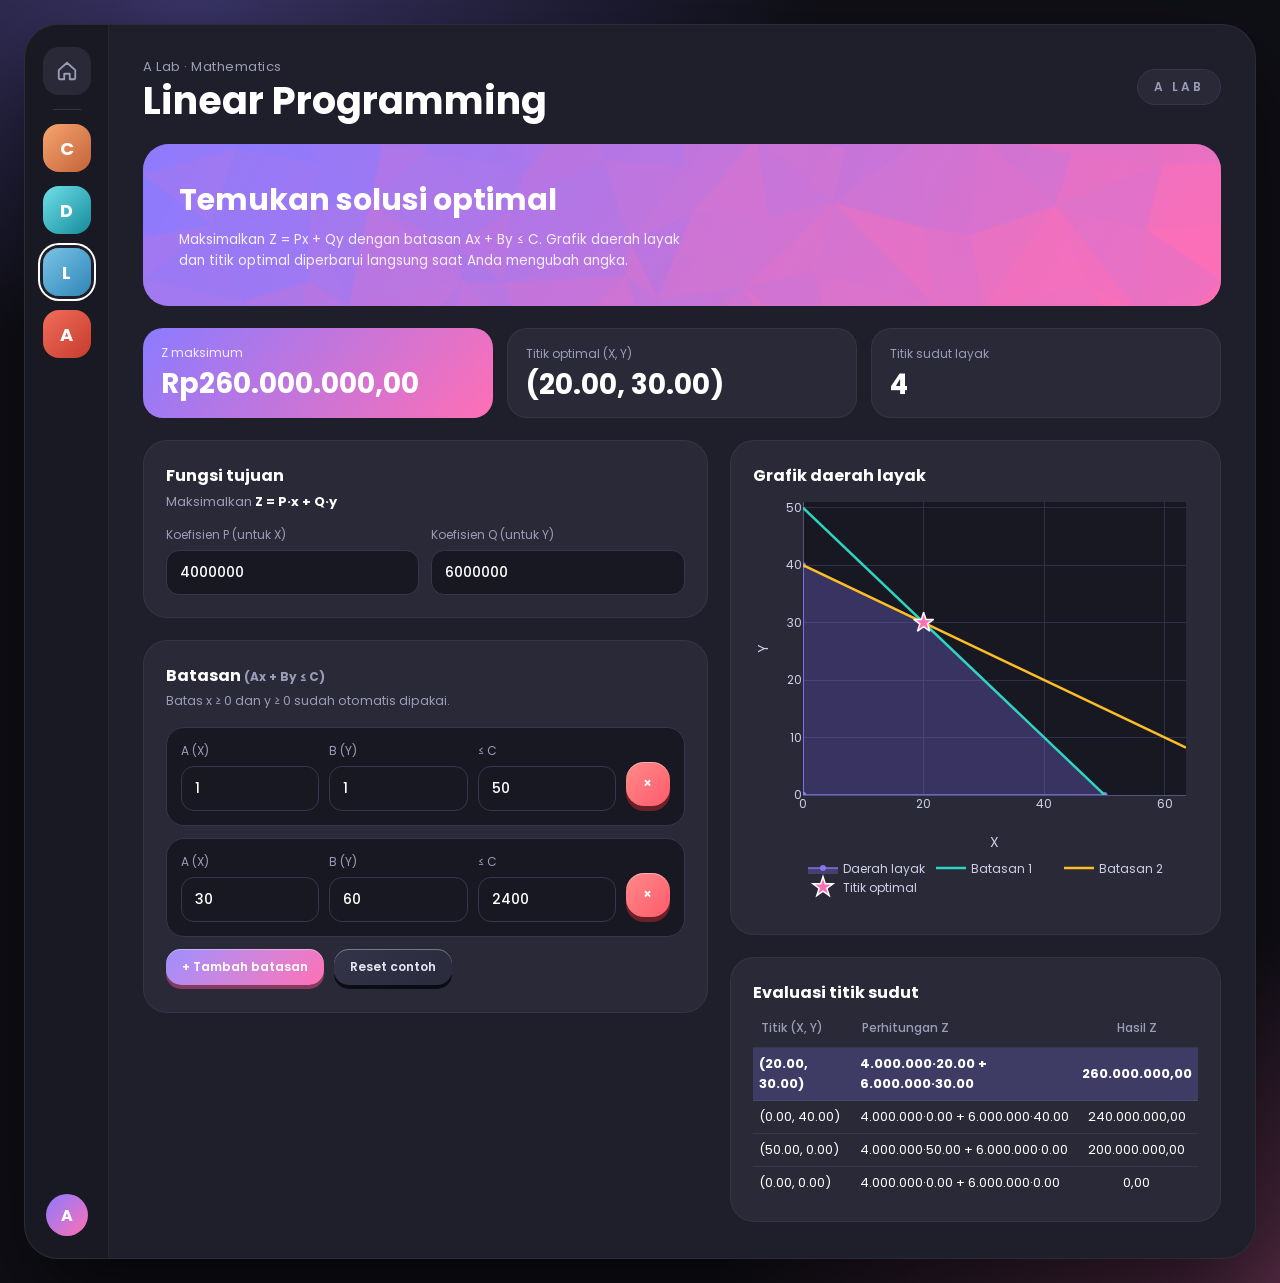
<file: cards/Linear Calculator.html>
<!DOCTYPE html>
<html lang="id">
<head>
<meta charset="UTF-8">
<meta name="viewport" content="width=device-width, initial-scale=1.0">
<title>Linear Programming - A Lab</title>
<link rel="stylesheet" href="shell.css">
<script src="https://cdn.plot.ly/plotly-2.35.2.min.js"></script>
<style>
  .con{display:grid;grid-template-columns:1fr 1fr 1fr 44px;gap:10px;align-items:end;padding:14px;border-radius:18px;background:var(--field);border:1px solid var(--line);margin-bottom:12px}
  .con .le{display:none}
  .obj{display:grid;grid-template-columns:1fr 1fr;gap:12px}
  .formula{font-size:13px;color:var(--muted);margin:0 0 14px}
  .formula b{color:#fff}
  #graph{width:100%;height:420px}
  .x-btn{height:44px;width:44px;padding:0}
  #empty{padding:30px;text-align:center;color:var(--bad);font-weight:600}
  @media (max-width:520px){.con{grid-template-columns:1fr 1fr}.x-btn{width:100%}}
</style>
</head>
<body style="--a1:#8b7bff;--a2:#ff6fb5" data-app="linear">
<div class="window">
  <nav class="rail" id="rail"></nav>
  <main class="main">
    <header class="topbar"><div><small>A Lab &middot; Mathematics</small><h1>Linear Programming</h1></div><span class="chip">A LAB</span></header>

    <section class="hero" data-c1="#8b7bff" data-c2="#ff6fb5">
      <svg class="hero-art"></svg>
      <div><h2>Temukan solusi optimal</h2><p>Maksimalkan Z = Px + Qy dengan batasan Ax + By &le; C. Grafik daerah layak dan titik optimal diperbarui langsung saat Anda mengubah angka.</p></div>
    </section>

    <section class="stats">
      <div class="stat big"><span>Z maksimum</span><b id="s-z">-</b></div>
      <div class="stat"><span>Titik optimal (X, Y)</span><b id="s-pt">-</b></div>
      <div class="stat"><span>Titik sudut layak</span><b id="s-n">0</b></div>
    </section>

    <div class="cols">
      <div>
        <section class="card">
          <h3>Fungsi tujuan</h3>
          <p class="formula">Maksimalkan <b>Z = P&middot;x + Q&middot;y</b></p>
          <div class="obj">
            <div><label for="p">Koefisien P (untuk X)</label><input type="number" id="p" value="4000000"></div>
            <div><label for="q">Koefisien Q (untuk Y)</label><input type="number" id="q" value="6000000"></div>
          </div>
        </section>
        <section class="card">
          <h3>Batasan <span class="note">(Ax + By &le; C)</span></h3>
          <p class="sub">Batas x &ge; 0 dan y &ge; 0 sudah otomatis dipakai.</p>
          <div id="cons"></div>
          <div class="row"><button class="btn small" id="add">+ Tambah batasan</button><button class="btn small ghost" id="reset">Reset contoh</button></div>
        </section>
      </div>
      <div>
        <section class="card">
          <h3>Grafik daerah layak</h3>
          <div id="graph"></div>
          <div id="empty" class="hidden">Tidak ditemukan solusi yang layak.</div>
        </section>
        <section class="card">
          <h3>Evaluasi titik sudut</h3>
          <div class="scroll"><table><thead><tr><th class="l">Titik (X, Y)</th><th class="l">Perhitungan Z</th><th>Hasil Z</th></tr></thead><tbody id="vt"></tbody></table></div>
        </section>
      </div>
    </div>
  </main>
</div>
<script src="../apps.js"></script>
<script src="shell.js"></script>
<script>
(function(){
  var LINES=['#2dd4bf','#fbbf24','#60a5fa','#f87171','#a78bfa','#34d399'];
  function $(id){return document.getElementById(id)}
  function idr(x,d){return x.toLocaleString('id-ID',{minimumFractionDigits:d==null?2:d,maximumFractionDigits:d==null?2:d})}
  function addCon(a,b,c){
    var d=document.createElement('div');d.className='con';
    d.innerHTML='<div><label>A (X)</label><input type="number" class="a" value="'+a+'"></div>'+
      '<div><label>B (Y)</label><input type="number" class="b" value="'+b+'"></div>'+
      '<div><label>&le; C</label><input type="number" class="c" value="'+c+'"></div>'+
      '<button class="btn danger x-btn" type="button" aria-label="Hapus batasan">&times;</button>';
    d.querySelector('.x-btn').onclick=function(){d.remove();calc()};
    $('cons').appendChild(d);
  }
  function defaults(){$('cons').innerHTML='';$('p').value=4000000;$('q').value=6000000;addCon(1,1,50);addCon(30,60,2400)}

  function calc(){
    var p=parseFloat($('p').value),q=parseFloat($('q').value),cs=[],bad=false;
    document.querySelectorAll('.con').forEach(function(d){
      var a=parseFloat(d.querySelector('.a').value),b=parseFloat(d.querySelector('.b').value),c=parseFloat(d.querySelector('.c').value);
      [d.querySelector('.a'),d.querySelector('.b'),d.querySelector('.c')].forEach(function(i){i.classList.toggle('bad',isNaN(parseFloat(i.value)))});
      if(isNaN(a)||isNaN(b)||isNaN(c)){bad=true;return}
      cs.push({a:a,b:b,c:c})});
    $('p').classList.toggle('bad',isNaN(p));$('q').classList.toggle('bad',isNaN(q));
    if(isNaN(p)||isNaN(q)||bad||!cs.length)return;

    var V=[[0,0]];
    cs.forEach(function(k){
      if(k.a!==0&&k.c/k.a>=0)V.push([k.c/k.a,0]);
      if(k.b!==0&&k.c/k.b>=0)V.push([0,k.c/k.b]);
    });
    for(var i=0;i<cs.length;i++)for(var j=i+1;j<cs.length;j++){
      var c1=cs[i],c2=cs[j],det=c1.a*c2.b-c2.a*c1.b;
      if(det!==0){var x=(c2.b*c1.c-c1.b*c2.c)/det,y=(c1.a*c2.c-c2.a*c1.c)/det;
        if(x>=-1e-9&&y>=-1e-9)V.push([x,y])}}
    var F=V.filter(function(pt){return cs.every(function(k){return k.a*pt[0]+k.b*pt[1]<=k.c+1e-9})})
      .filter(function(v,i,s){return i===s.findIndex(function(w){return Math.abs(w[0]-v[0])<1e-9&&Math.abs(w[1]-v[1])<1e-9})});

    var none=!F.length;
    $('empty').classList.toggle('hidden',!none);$('graph').classList.toggle('hidden',none);
    if(none){$('s-z').textContent='-';$('s-pt').textContent='-';$('s-n').textContent=0;$('vt').innerHTML='';try{Plotly.purge('graph')}catch(e){};return}

    var maxZ=-Infinity,best=null,ev=F.map(function(pt){var z=p*pt[0]+q*pt[1];if(z>maxZ){maxZ=z;best=pt}return {pt:pt,z:z}});
    $('s-z').textContent='Rp'+idr(maxZ);
    $('s-pt').textContent='('+best[0].toFixed(2)+', '+best[1].toFixed(2)+')';
    $('s-n').textContent=F.length;
    $('vt').innerHTML=ev.slice().sort(function(a,b){return b.z-a.z}).map(function(e){
      return '<tr'+(e.z===maxZ?' class="best"':'')+'><td class="l">('+e.pt[0].toFixed(2)+', '+e.pt[1].toFixed(2)+')</td><td class="l">'+
        p.toLocaleString('id-ID')+'&middot;'+e.pt[0].toFixed(2)+' + '+q.toLocaleString('id-ID')+'&middot;'+e.pt[1].toFixed(2)+'</td><td>'+idr(e.z)+'</td></tr>'}).join('');

    // graph
    var xm=Math.max.apply(null,F.map(function(v){return v[0]}))*1.25+1,ym=Math.max.apply(null,F.map(function(v){return v[1]}))*1.25+1;
    var data=[];
    if(F.length>1){var cen=F.reduce(function(a,v){return [a[0]+v[0],a[1]+v[1]]},[0,0]).map(function(v){return v/F.length});
      var S=F.slice().sort(function(a,b){return Math.atan2(a[1]-cen[1],a[0]-cen[0])-Math.atan2(b[1]-cen[1],b[0]-cen[0])});
      data.push({x:S.map(function(v){return v[0]}).concat(S[0][0]),y:S.map(function(v){return v[1]}).concat(S[0][1]),fill:'toself',
        fillcolor:'rgba(139,123,255,.28)',line:{color:'rgba(139,123,255,.9)',width:1.5},name:'Daerah layak',hoverinfo:'skip'})}
    cs.forEach(function(k,i){var xs,ys;
      if(k.b!==0){xs=[0,xm];ys=xs.map(function(x){return (k.c-k.a*x)/k.b})}
      else if(k.a!==0){xs=[k.c/k.a,k.c/k.a];ys=[0,ym]}else return;
      data.push({x:xs,y:ys,mode:'lines',name:'Batasan '+(i+1),line:{color:LINES[i%LINES.length],width:2.5}})});
    data.push({x:[best[0]],y:[best[1]],mode:'markers',name:'Titik optimal',marker:{color:'#ff6fb5',size:15,symbol:'star',line:{color:'#fff',width:1.5}}});
    Plotly.react('graph',data,{
      paper_bgcolor:'rgba(0,0,0,0)',plot_bgcolor:'#181822',font:{color:'#cfcfe6',family:'Poppins, sans-serif'},
      margin:{l:50,r:12,t:10,b:44},legend:{orientation:'h',y:-0.2},
      xaxis:{title:'X',range:[0,xm],gridcolor:'#2f2f45',zerolinecolor:'#55557a'},
      yaxis:{title:'Y',range:[0,ym],gridcolor:'#2f2f45',zerolinecolor:'#55557a'}
    },{responsive:true,displayModeBar:false});
  }

  $('add').onclick=function(){addCon('','','');};
  $('reset').onclick=function(){defaults();calc();Shell.toast('Contoh dikembalikan.')};
  document.addEventListener('input',function(e){if(e.target.matches('input'))calc()});
  defaults();
  window.addEventListener('load',calc);
})();
</script>
</body>
</html>
</file>
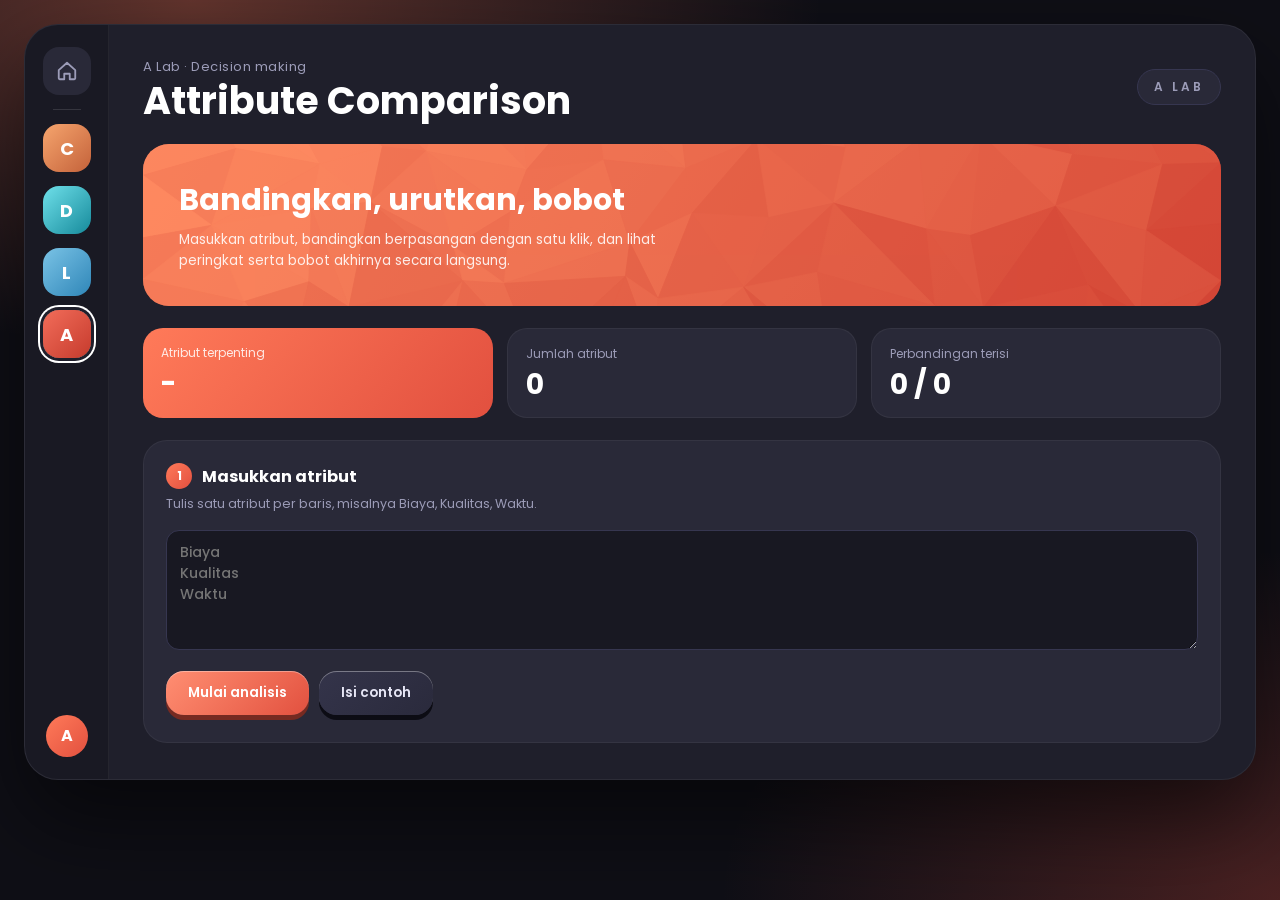
<file: cards/Menghitung_Perbandingan_Atribut.html>
<!DOCTYPE html>
<html lang="id">
<head>
<meta charset="UTF-8">
<meta name="viewport" content="width=device-width, initial-scale=1.0">
<title>Attribute Comparison - A Lab</title>
<link rel="stylesheet" href="shell.css">
<style>
  .mx{border-collapse:separate;border-spacing:6px}
  .mx th{color:#e6e6f5;font-size:12.5px;padding:8px 10px;background:var(--field);border-radius:12px}
  .mx td{padding:0}
  .mx .rowh{background:var(--field);border-radius:12px;padding:10px 12px;text-align:left;font-weight:600;font-size:13px;white-space:nowrap}
  .cell{width:100%;min-width:56px;height:44px;border-radius:12px;border:1px dashed var(--line);background:transparent;color:#fff;font:700 15px 'Poppins',sans-serif;cursor:pointer;transition:transform .15s,background .2s}
  .cell:hover{transform:scale(1.06);border-color:var(--a1)}
  .cell.p{background:linear-gradient(135deg,#34d399,#2dd4bf);border:0;color:#0b2a24}
  .cell.x{background:linear-gradient(135deg,#ffb84d,var(--a1));border:0;color:#3a1a05}
  .diag{height:44px;border-radius:12px;background:repeating-linear-gradient(135deg,#232333,#232333 6px,#1c1c28 6px,#1c1c28 12px)}
  .sc,.rk{font-weight:700;text-align:center;min-width:48px}
  .rk{color:var(--a2)}
  .legend2{display:flex;gap:14px;flex-wrap:wrap;margin:0 0 14px;font-size:12.5px;color:var(--muted)}
  .legend2 b{display:inline-grid;place-items:center;width:22px;height:22px;border-radius:7px;margin-right:6px;color:#0b2a24}
  .step{display:flex;align-items:center;gap:10px;margin:0 0 6px}
  .step i{font-style:normal;width:26px;height:26px;border-radius:50%;display:grid;place-items:center;font-size:12px;font-weight:700;background:linear-gradient(135deg,var(--a1),var(--a2))}
  .step h3{margin:0}
</style>
</head>
<body style="--a1:#ff7a59;--a2:#e2503f" data-app="attributes">
<div class="window">
  <nav class="rail" id="rail"></nav>
  <main class="main">
    <header class="topbar"><div><small>A Lab &middot; Decision making</small><h1>Attribute Comparison</h1></div><span class="chip">A LAB</span></header>

    <section class="hero" data-c1="#ff9a6a" data-c2="#c63b2d">
      <svg class="hero-art"></svg>
      <div><h2>Bandingkan, urutkan, bobot</h2><p>Masukkan atribut, bandingkan berpasangan dengan satu klik, dan lihat peringkat serta bobot akhirnya secara langsung.</p></div>
    </section>

    <section class="stats">
      <div class="stat big"><span>Atribut terpenting</span><b id="s-top">-</b></div>
      <div class="stat"><span>Jumlah atribut</span><b id="s-n">0</b></div>
      <div class="stat"><span>Perbandingan terisi</span><b id="s-done">0 / 0</b></div>
    </section>

    <section class="card" id="input-card">
      <div class="step"><i>1</i><h3>Masukkan atribut</h3></div>
      <p class="sub">Tulis satu atribut per baris, misalnya Biaya, Kualitas, Waktu.</p>
      <textarea id="attrs" placeholder="Biaya&#10;Kualitas&#10;Waktu"></textarea>
      <div class="row" style="margin-top:14px">
        <button class="btn" id="start">Mulai analisis</button>
        <button class="btn ghost" id="sample">Isi contoh</button>
      </div>
    </section>

    <div class="hidden" id="work">
      <section class="card">
        <div class="step"><i>2</i><h3>Perbandingan berpasangan</h3></div>
        <p class="sub">Klik sel untuk berganti: kosong &rarr; P &rarr; X &rarr; kosong. Sel kebalikannya terisi otomatis.</p>
        <div class="legend2"><span><b style="background:#34d399">P</b>kolom lebih prioritas</span><span><b style="background:#ffb84d">X</b>baris lebih prioritas</span></div>
        <div class="scroll"><div id="matrix"></div></div>
        <div class="row" style="margin-top:14px"><button class="btn small danger" id="reset">Ulangi dari awal</button><button class="btn small ghost" id="clear">Kosongkan perbandingan</button></div>
      </section>

      <section class="card">
        <div class="step"><i>3</i><h3>Hasil dan bobot atribut</h3></div>
        <p class="sub">Peringkat diurutkan dari skor ΣC tertinggi. Bobot memakai (n &minus; r + 1).</p>
        <div class="bars" id="bars"></div>
        <div class="scroll" style="margin-top:12px"><table><thead><tr><th class="l">Atribut</th><th>Peringkat (r)</th><th>1/r</th><th>(n&minus;r+1)</th><th>Bobot (Wj)</th></tr></thead><tbody id="rt"></tbody></table></div>
      </section>
    </div>
  </main>
</div>
<script src="../apps.js"></script>
<script src="shell.js"></script>
<script>
(function(){
  var E=Shell.esc,attrs=[],M=[];
  function $(id){return document.getElementById(id)}

  $('sample').onclick=function(){$('attrs').value='Biaya\nKualitas\nWaktu\nRisiko'};
  $('start').onclick=function(){
    var list=$('attrs').value.split('\n').map(function(s){return s.trim()}).filter(Boolean);
    var uniq=list.filter(function(v,i){return list.indexOf(v)===i});
    if(uniq.length<2){Shell.toast('Masukkan setidaknya dua atribut yang berbeda.',true);return}
    if(uniq.length>12){Shell.toast('Maksimal 12 atribut.',true);return}
    attrs=uniq;M=attrs.map(function(){return Array(attrs.length).fill(null)});
    $('input-card').classList.add('hidden');$('work').classList.remove('hidden');
    build();update();
  };
  $('reset').onclick=function(){attrs=[];M=[];$('work').classList.add('hidden');$('input-card').classList.remove('hidden');stats()};
  $('clear').onclick=function(){M=attrs.map(function(){return Array(attrs.length).fill(null)});build();update()};

  function build(){
    var n=attrs.length,h='<table class="mx"><thead><tr><th></th>';
    attrs.forEach(function(a){h+='<th>'+E(a)+'</th>'});
    h+='<th>ΣC</th><th>Peringkat</th></tr></thead><tbody>';
    for(var i=0;i<n;i++){
      h+='<tr><td class="rowh">'+E(attrs[i])+'</td>';
      for(var j=0;j<n;j++)h+=i===j?'<td><div class="diag"></div></td>':'<td><button class="cell" data-i="'+i+'" data-j="'+j+'" aria-label="'+E(attrs[i])+' dibanding '+E(attrs[j])+'"></button></td>';
      h+='<td class="sc" id="sc'+i+'">0</td><td class="rk" id="rk'+i+'">-</td></tr>';
    }
    $('matrix').innerHTML=h+'</tbody></table>';
    paint();
  }
  function paint(){
    document.querySelectorAll('.cell').forEach(function(c){
      var v=M[+c.dataset.i][+c.dataset.j];c.textContent=v||'';c.className='cell'+(v==='P'?' p':v==='X'?' x':'')});
  }
  $('matrix').addEventListener('click',function(e){
    var c=e.target.closest('.cell');if(!c)return;
    var i=+c.dataset.i,j=+c.dataset.j,cur=M[i][j],nx=cur==='P'?'X':cur==='X'?null:'P';
    M[i][j]=nx;M[j][i]=nx==='P'?'X':nx==='X'?'P':null;
    paint();update();
  });

  function stats(){
    var n=attrs.length,pairs=n*(n-1)/2,done=0;
    for(var i=0;i<n;i++)for(var j=i+1;j<n;j++)if(M[i][j])done++;
    $('s-n').textContent=n;$('s-done').textContent=done+' / '+pairs;
    return done;
  }

  function update(){
    var n=attrs.length,done=stats();
    var scores=attrs.map(function(_,i){return M[i].filter(function(v){return v==='P'}).length});
    var order=attrs.map(function(a,i){return {i:i,s:scores[i]}}).sort(function(a,b){return b.s-a.s});
    var rank=[],r=1;order.forEach(function(o,k){if(k>0&&o.s<order[k-1].s)r++;rank[o.i]=r});
    scores.forEach(function(s,i){$('sc'+i).textContent=s;$('rk'+i).textContent=rank[i]});
    var tot=0,wr=rank.map(function(r){var v=n-r+1;tot+=v;return v}),w=wr.map(function(v){return tot>0?v/tot:0});

    var idx=attrs.map(function(_,i){return i}).sort(function(a,b){return rank[a]-rank[b]||a-b});
    $('s-top').textContent=done?attrs[idx[0]]:'-';
    var max=Math.max.apply(null,w)||1;
    $('bars').innerHTML=done?idx.map(function(i){
      return '<div class="bar"><span class="nm" title="'+E(attrs[i])+'">'+E(attrs[i])+'</span><div class="track"><div class="fill" style="width:'+(w[i]/max*100)+'%"></div></div><span class="pc">'+(w[i]*100).toFixed(0)+'%</span></div>'}).join('')
      :'<p class="note">Isi beberapa perbandingan di atas untuk melihat hasilnya.</p>';
    $('rt').innerHTML=idx.map(function(i){
      return '<tr><td class="l">'+E(attrs[i])+'</td><td>'+rank[i]+'</td><td>'+(1/rank[i]).toFixed(2)+'</td><td>'+wr[i]+'</td><td><b>'+w[i].toFixed(2)+'</b></td></tr>'}).join('');
  }
})();
</script>
</body>
</html>
</file>
<file: cards/shell.css>
/* A Lab app shell: dark dashboard look shared by every tool in /cards.
   Each page sets its accent on <body style="--a1:#..;--a2:#.."> */
@import url('https://fonts.googleapis.com/css2?family=Poppins:wght@400;500;600;700&display=swap');
:root{--bg:#14141c;--panel:#1f1f2b;--panel2:#292938;--field:#181822;--line:#363650;--text:#fff;--muted:#9c9cb8;--a1:#8b7bff;--a2:#ff6fb5;--ok:#34d399;--bad:#ff6b6b}
*{box-sizing:border-box}
html,body{margin:0}
body{font-family:'Poppins',system-ui,sans-serif;color:var(--text);min-height:100vh;padding:24px;
  background:radial-gradient(900px 500px at 15% 0%,color-mix(in srgb,var(--a1) 35%,transparent),transparent 70%),
             radial-gradient(800px 500px at 100% 100%,color-mix(in srgb,var(--a2) 28%,transparent),transparent 70%),#0f0f16}
.window{max-width:1280px;margin:0 auto;background:var(--panel);border-radius:34px;display:grid;grid-template-columns:84px 1fr;
  box-shadow:0 40px 90px rgba(0,0,0,.55);overflow:hidden;border:1px solid rgba(255,255,255,.06)}
.rail{display:flex;flex-direction:column;align-items:center;gap:14px;padding:22px 0;background:rgba(0,0,0,.18);border-right:1px solid rgba(255,255,255,.05)}
.rail a{width:48px;height:48px;border-radius:16px;display:grid;place-items:center;color:#fff;text-decoration:none;font-weight:700;font-size:18px;
  transition:transform .2s,box-shadow .2s;position:relative}
.rail a:hover{transform:translateY(-2px) scale(1.06)}
.rail a.home{background:var(--panel2);color:var(--muted)}
.rail a.home:hover{color:#fff}
.rail a.active{box-shadow:0 0 0 3px var(--panel),0 0 0 5px #fff}
.rail .sep{width:28px;height:1px;background:rgba(255,255,255,.12)}
.rail .badge{margin-top:auto;width:42px;height:42px;border-radius:50%;display:grid;place-items:center;font-weight:700;
  background:linear-gradient(135deg,var(--a1),var(--a2));font-size:16px}
.main{padding:28px 34px 36px;min-width:0}
.topbar{display:flex;justify-content:space-between;align-items:center;gap:16px;margin-bottom:22px}
.topbar small{color:var(--muted);font-size:13px;letter-spacing:.04em}
.topbar h1{margin:2px 0 0;font-size:clamp(26px,4vw,38px);font-weight:700;line-height:1.1}
.chip{padding:8px 16px;border-radius:999px;background:var(--panel2);border:1px solid var(--line);font-size:12px;letter-spacing:.25em;font-weight:600;color:var(--muted)}
.hero{position:relative;overflow:hidden;border-radius:26px;padding:34px 36px;margin-bottom:22px;
  background:linear-gradient(120deg,var(--a1),var(--a2));min-height:150px;display:flex;align-items:center}
.hero .hero-art{position:absolute;inset:0;width:100%;height:100%;opacity:.55}
.hero>div{position:relative;max-width:520px}
.hero h2{margin:0 0 6px;font-size:clamp(22px,3vw,30px)}
.hero p{margin:0;color:rgba(255,255,255,.88);font-size:13.5px;line-height:1.6}
.cols{display:grid;grid-template-columns:minmax(0,1.15fr) minmax(0,1fr);gap:22px;align-items:start}
.card{background:var(--panel2);border-radius:24px;padding:22px;border:1px solid rgba(255,255,255,.05)}
.card+.card{margin-top:22px}
.cols>.card{margin-top:0}
.card h3{margin:0 0 4px;font-size:16px}
.card .sub{margin:0 0 16px;color:var(--muted);font-size:12.5px;line-height:1.5}
.stats{display:grid;grid-template-columns:repeat(auto-fit,minmax(150px,1fr));gap:14px;margin-bottom:22px}
.stat{border-radius:20px;padding:16px 18px;background:var(--panel2);border:1px solid rgba(255,255,255,.05);min-width:0}
.stat span{display:block;color:var(--muted);font-size:12px;margin-bottom:6px}
.stat b{display:block;font-size:clamp(20px,2.4vw,28px);overflow-wrap:anywhere;line-height:1.15}
.stat.big{background:linear-gradient(130deg,var(--a1),var(--a2));border:0}
.stat.big span{color:rgba(255,255,255,.85)}
label{font-size:12px;color:var(--muted);display:block;margin-bottom:6px}
input,textarea{width:100%;padding:11px 13px;background:var(--field);color:#fff;border:1px solid var(--line);border-radius:13px;
  font:500 14px 'Poppins',sans-serif;outline:none;transition:border-color .2s,box-shadow .2s}
input:focus,textarea:focus{border-color:var(--a1);box-shadow:0 0 0 3px color-mix(in srgb,var(--a1) 30%,transparent)}
input.bad{border-color:var(--bad);box-shadow:0 0 0 3px rgba(255,107,107,.25)}
textarea{resize:vertical;min-height:120px}
.btn{--edge:color-mix(in srgb,var(--a2) 52%,#000);display:inline-flex;align-items:center;justify-content:center;gap:8px;padding:12px 22px;border-radius:18px;border:0;cursor:pointer;
  font:600 13.5px 'Poppins',sans-serif;color:#fff;background:linear-gradient(135deg,color-mix(in srgb,var(--a1) 85%,#fff),var(--a2));
  box-shadow:0 5px 0 var(--edge),inset 0 1px 0 rgba(255,255,255,.35);margin-bottom:5px;
  transition:transform .08s,box-shadow .08s,filter .15s}
.btn:hover{filter:brightness(1.08)}
.btn:active{transform:translateY(3px);box-shadow:0 2px 0 var(--edge),inset 0 1px 0 rgba(255,255,255,.35)}
.btn.ghost{--edge:#0c0c14;background:linear-gradient(135deg,#34344a,#2a2a3c);color:#e6e6f5}
.btn.small{padding:9px 16px;font-size:12px;border-radius:15px;box-shadow:0 4px 0 var(--edge),inset 0 1px 0 rgba(255,255,255,.35)}
.btn.small:active{box-shadow:0 1px 0 var(--edge),inset 0 1px 0 rgba(255,255,255,.35)}
.btn.danger{--edge:#6b1f27;background:linear-gradient(135deg,#ff8a8a,#ff5b6b);color:#fff}
.row{display:flex;flex-wrap:wrap;gap:10px}
.scroll{overflow-x:auto;border-radius:16px}
table{width:100%;border-collapse:collapse;font-size:13px}
th{color:var(--muted);font-weight:500;text-align:center;padding:10px 8px;white-space:nowrap;font-size:12px}
td{padding:6px;text-align:center}
td.l,th.l{text-align:left}
tbody tr{border-top:1px solid rgba(255,255,255,.06)}
tr.best{background:color-mix(in srgb,var(--a1) 22%,transparent)}
tr.best td{font-weight:700}
.bars .bar{display:grid;grid-template-columns:120px 1fr 52px;gap:12px;align-items:center;margin:10px 0;font-size:13px}
.bars .track{height:14px;border-radius:99px;background:var(--field);overflow:hidden}
.bars .fill{height:100%;border-radius:99px;background:linear-gradient(90deg,var(--a1),var(--a2));transition:width .6s cubic-bezier(.3,.8,.2,1)}
.bars .nm{white-space:nowrap;overflow:hidden;text-overflow:ellipsis}
.bars .pc{text-align:right;font-weight:600}
.note{color:var(--muted);font-size:12px}
#toast{position:fixed;left:50%;bottom:26px;transform:translate(-50%,30px);opacity:0;pointer-events:none;z-index:99;
  background:#2b2b3d;border:1px solid var(--line);padding:12px 20px;border-radius:999px;font-size:13px;transition:.3s;max-width:90vw}
#toast.show{opacity:1;transform:translate(-50%,0)}
#toast.bad{border-color:var(--bad);color:#ffb3b3}
.hidden{display:none!important}
@media (max-width:900px){
  body{padding:10px}
  .window{grid-template-columns:1fr;border-radius:26px}
  .rail{flex-direction:row;justify-content:center;padding:12px;border-right:0;border-bottom:1px solid rgba(255,255,255,.05);flex-wrap:wrap}
  .rail .sep{display:none}.rail .badge{margin:0}
  .main{padding:20px 16px 28px}
  .cols{grid-template-columns:1fr}
  .hero{padding:24px 22px}
  .bars .bar{grid-template-columns:90px 1fr 46px}
}
</file>
